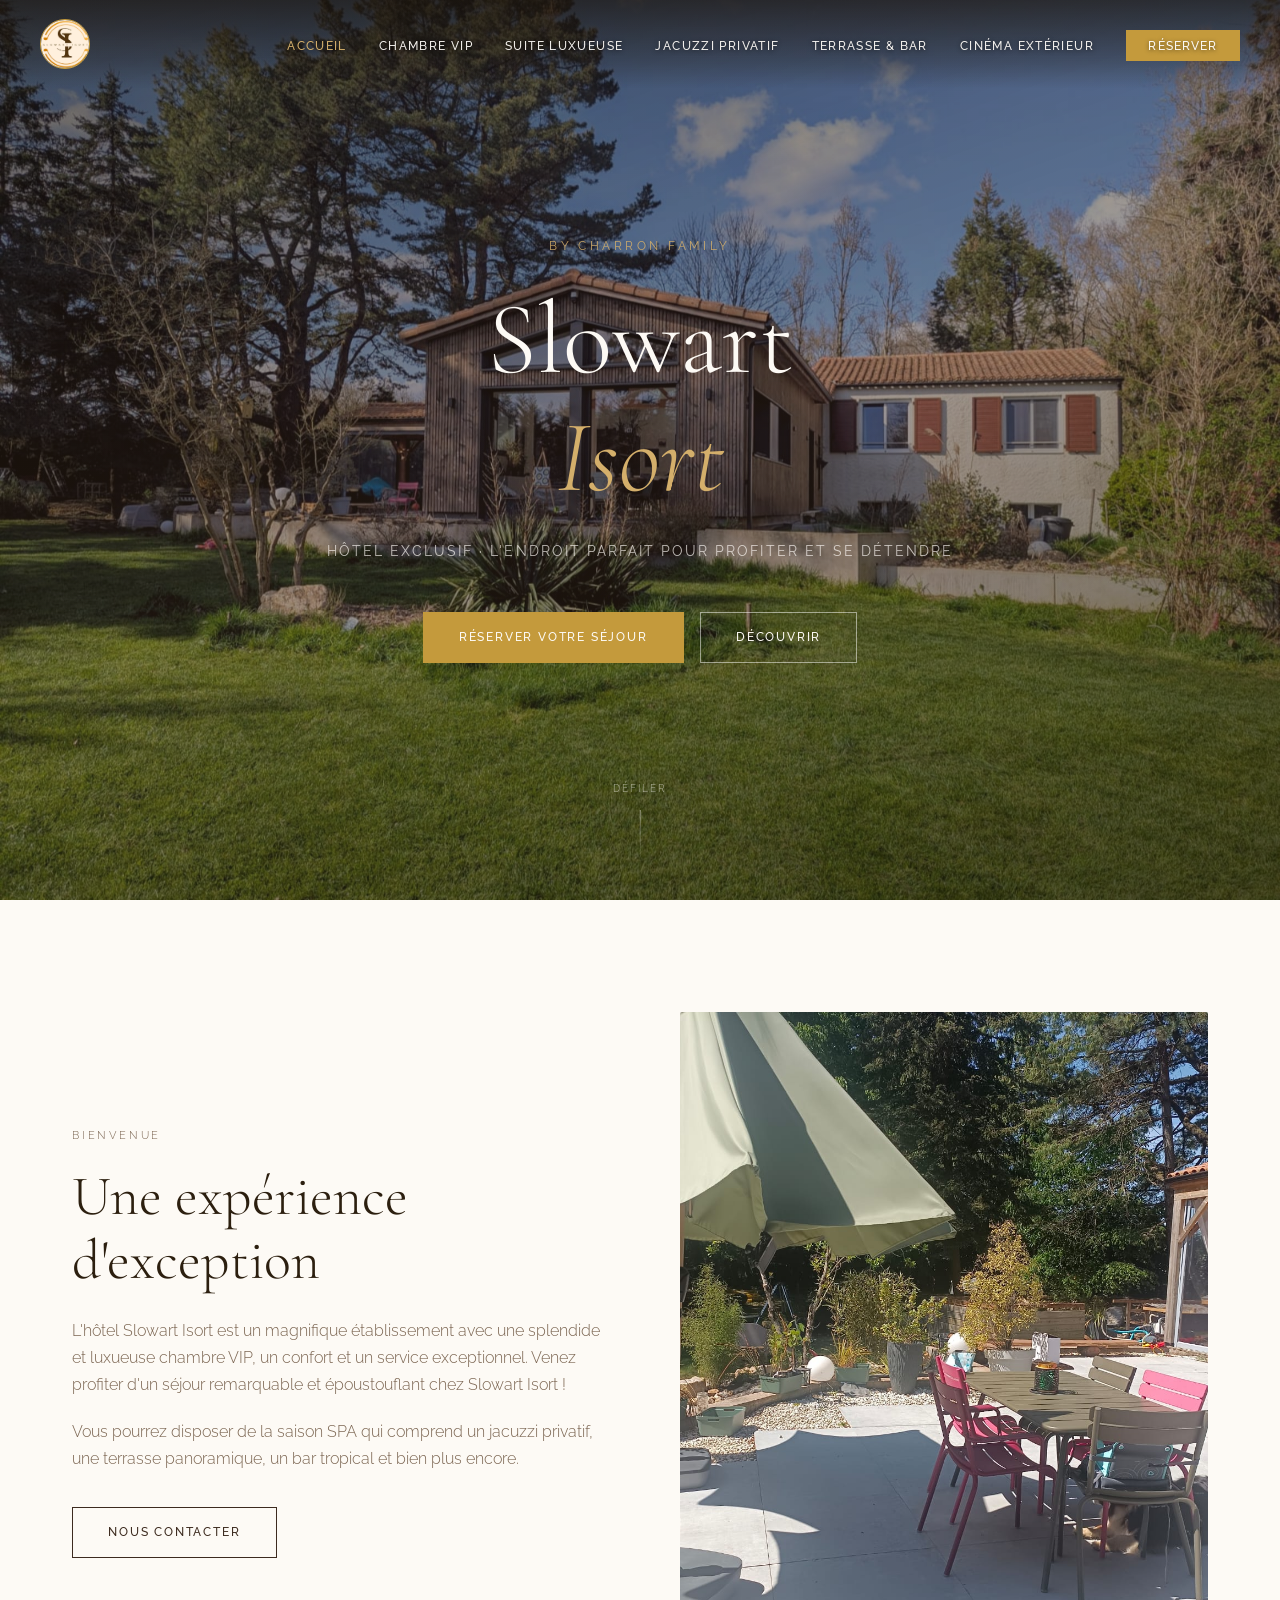
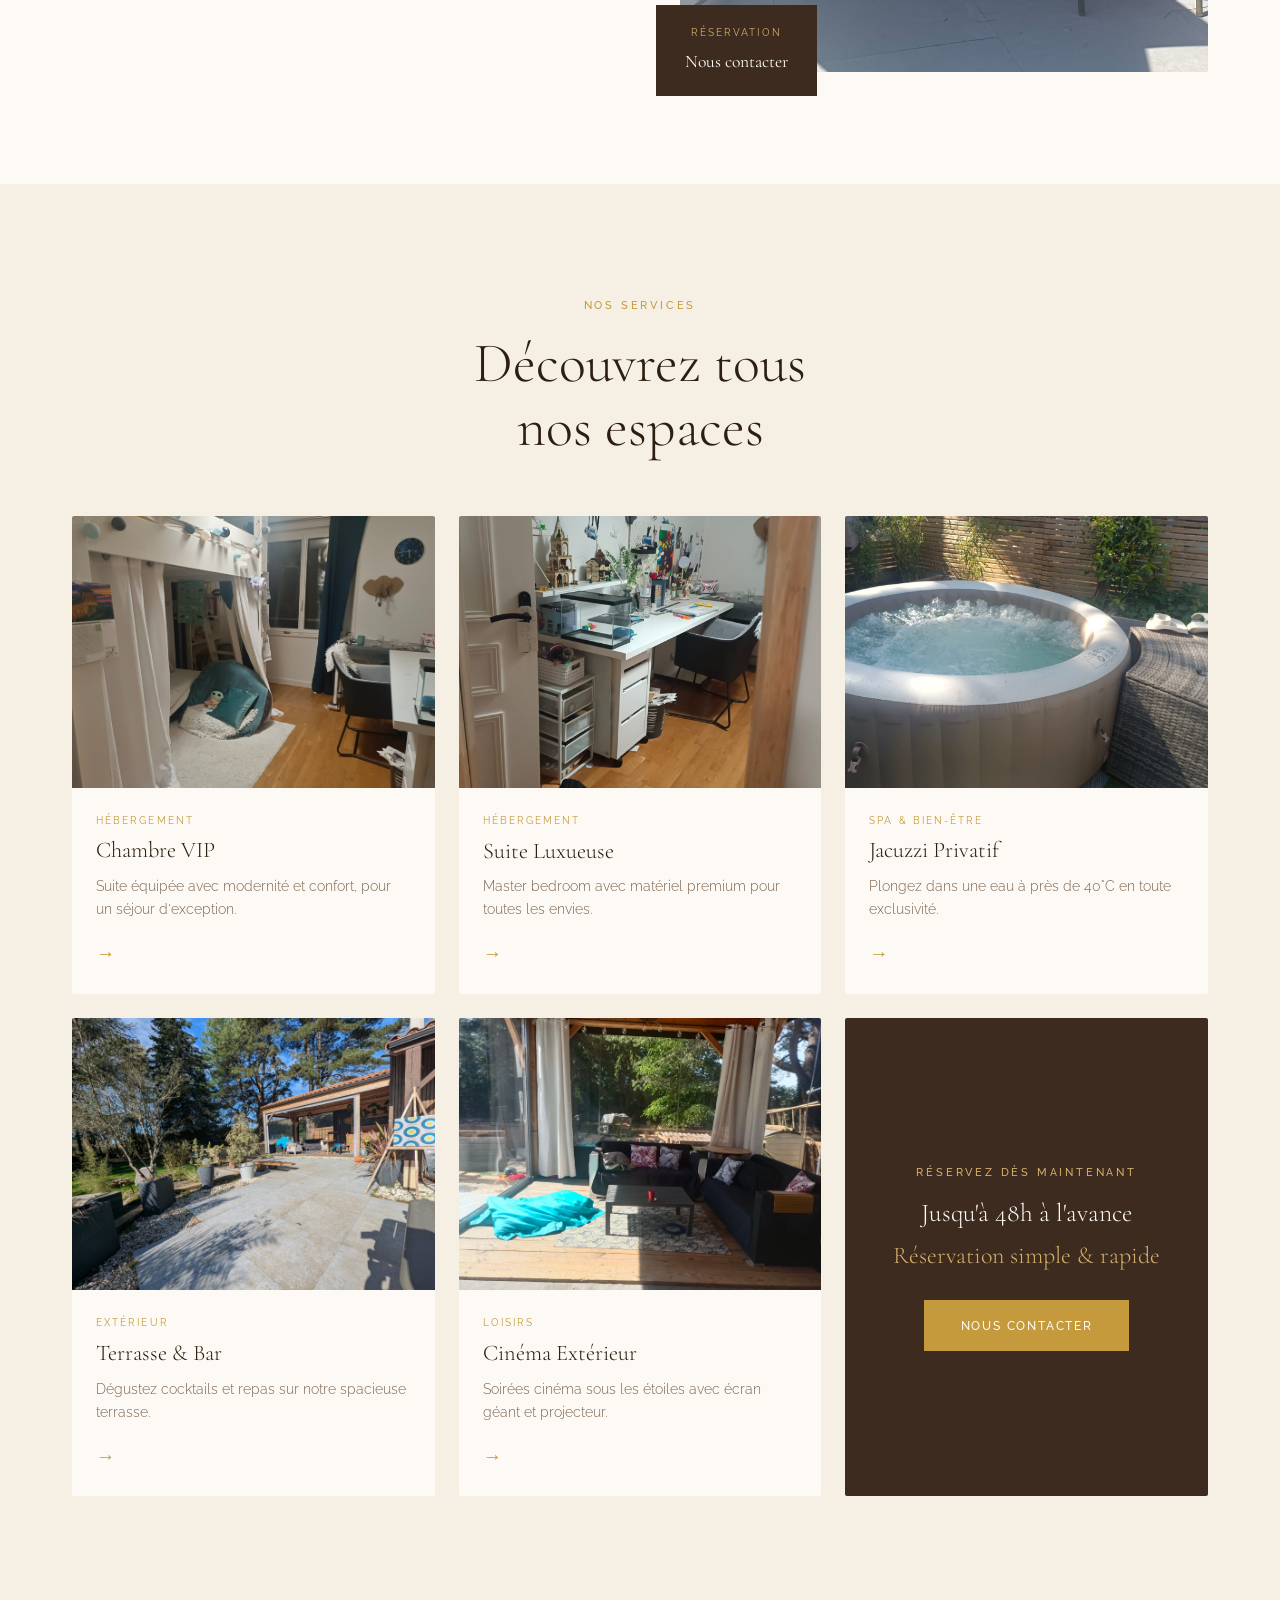
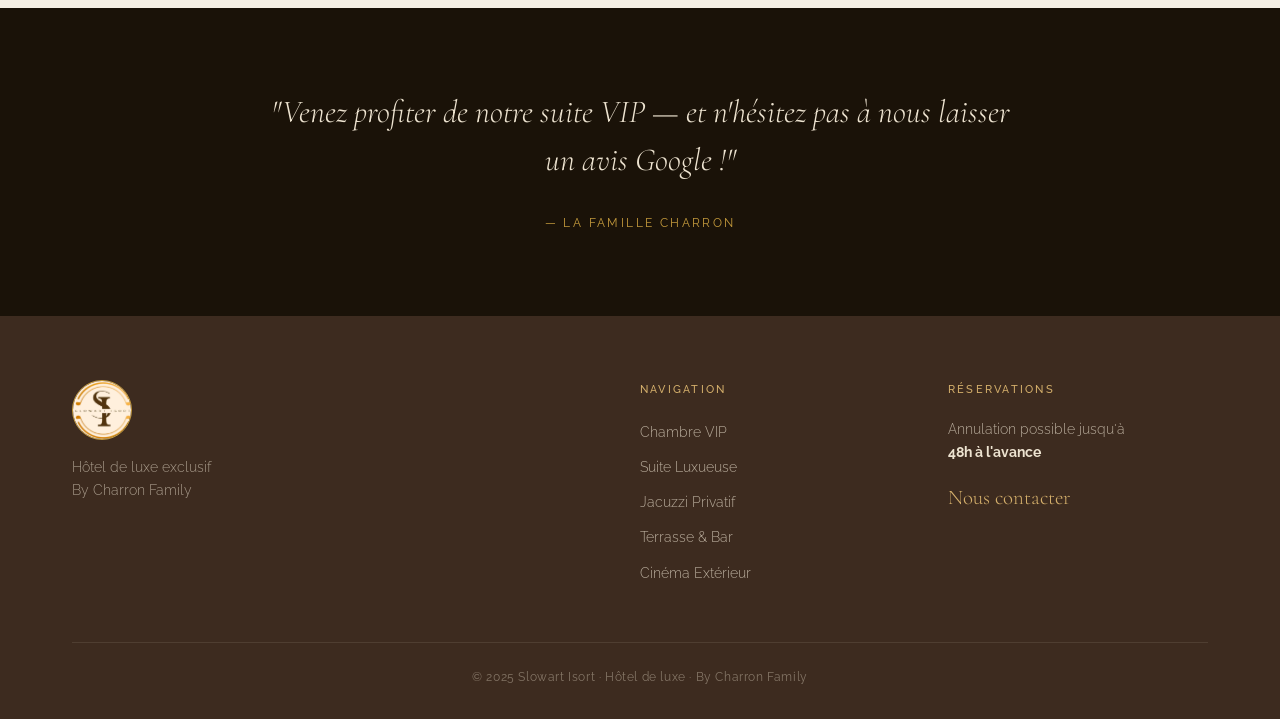
<file: index.html>
<!DOCTYPE html>
<html lang="fr">
<head>
  <meta charset="UTF-8">
  <meta name="viewport" content="width=device-width, initial-scale=1.0">
  <title>Slowart Isort — Hôtel de Luxe</title>
  <link rel="stylesheet" href="css/main.css">
  <link rel="preconnect" href="https://fonts.googleapis.com">
  <link href="https://fonts.googleapis.com/css2?family=Cormorant+Garamond:ital,wght@0,300;0,400;0,600;1,300;1,400&family=Raleway:wght@200;300;400;500&display=swap" rel="stylesheet">
</head>
<body>

  <!-- NAV -->
  <nav class="navbar" id="navbar">
    <div class="nav-logo">
      <img src="images/logo-resort2.jpg" alt="Slowart Isort Logo" class="logo-img">
    </div>
    <button class="nav-toggle" id="navToggle" aria-label="Menu">
      <span></span><span></span><span></span>
    </button>
    <ul class="nav-links" id="navLinks">
      <li><a href="index.html" class="active">Accueil</a></li>
      <li><a href="chambre-vip.html">Chambre VIP</a></li>
      <li><a href="suite-luxueuse.html">Suite Luxueuse</a></li>
      <li><a href="jacuzzi.html">Jacuzzi Privatif</a></li>
      <li><a href="terrasse-bar.html">Terrasse & Bar</a></li>
      <li><a href="cinema.html">Cinéma Extérieur</a></li>
      <li><a href="contact.html" class="nav-cta">Réserver</a></li>
    </ul>
  </nav>

  <!-- HERO -->
  <section class="hero">
    <div class="hero-bg" style="background-image: url('images/global.jpg')"></div>
    <div class="hero-overlay"></div>
    <div class="hero-content">
      <p class="hero-eyebrow">By Charron Family</p>
      <h1 class="hero-title">Slowart<br><em>Isort</em></h1>
      <p class="hero-subtitle">Hôtel Exclusif · L'endroit parfait pour profiter et se détendre</p>
      <div class="hero-actions">
        <a href="contact.html" class="btn btn-primary">Réserver votre séjour</a>
        <a href="#services" class="btn btn-ghost">Découvrir</a>
      </div>
    </div>
    <div class="hero-scroll">
      <span>Défiler</span>
      <div class="scroll-line"></div>
    </div>
  </section>

  <!-- INTRO -->
  <section class="intro">
    <div class="container">
      <div class="intro-grid">
        <div class="intro-text">
          <p class="section-label">Bienvenue</p>
          <h2>Une expérience<br>d'exception</h2>
          <p>L'hôtel Slowart Isort est un magnifique établissement avec une splendide et luxueuse chambre VIP, un confort et un service exceptionnel. Venez profiter d'un séjour remarquable et époustouflant chez Slowart Isort !</p>
          <p>Vous pourrez disposer de la saison SPA qui comprend un jacuzzi privatif, une terrasse panoramique, un bar tropical et bien plus encore.</p>
          <a href="contact.html" class="btn btn-outline">Nous contacter</a>
        </div>
        <div class="intro-image">
          <img src="images/terasse3.jpg" alt="Vue extérieure du domaine">
          <a href="contact.html" class="intro-badge">
            <span>Réservation</span>
            <strong>Nous contacter</strong>
          </a>
        </div>
      </div>
    </div>
  </section>

  <!-- SERVICES GRID -->
  <section class="services" id="services">
    <div class="container">
      <p class="section-label centered">Nos services</p>
      <h2 class="centered">Découvrez tous<br>nos espaces</h2>
      <div class="services-grid">

        <a href="chambre-vip.html" class="service-card">
          <div class="card-image">
            <img src="images/chambre.jpg" alt="Chambre VIP">
          </div>
          <div class="card-body">
            <span class="card-tag">Hébergement</span>
            <h3>Chambre VIP</h3>
            <p>Suite équipée avec modernité et confort, pour un séjour d'exception.</p>
            <span class="card-arrow">→</span>
          </div>
        </a>

        <a href="suite-luxueuse.html" class="service-card">
          <div class="card-image">
            <img src="images/chambre2.jpg" alt="Suite luxueuse">
          </div>
          <div class="card-body">
            <span class="card-tag">Hébergement</span>
            <h3>Suite Luxueuse</h3>
            <p>Master bedroom avec matériel premium pour toutes les envies.</p>
            <span class="card-arrow">→</span>
          </div>
        </a>

        <a href="jacuzzi.html" class="service-card">
          <div class="card-image">
            <img src="images/jacuzzi.jpg" alt="Jacuzzi privatif">
          </div>
          <div class="card-body">
            <span class="card-tag">SPA & Bien-être</span>
            <h3>Jacuzzi Privatif</h3>
            <p>Plongez dans une eau à près de 40°C en toute exclusivité.</p>
            <span class="card-arrow">→</span>
          </div>
        </a>

        <a href="terrasse-bar.html" class="service-card">
          <div class="card-image">
            <img src="images/terasse.jpg" alt="Terrasse">
          </div>
          <div class="card-body">
            <span class="card-tag">Extérieur</span>
            <h3>Terrasse & Bar</h3>
            <p>Dégustez cocktails et repas sur notre spacieuse terrasse.</p>
            <span class="card-arrow">→</span>
          </div>
        </a>

        <a href="cinema.html" class="service-card">
          <div class="card-image">
            <img src="images/preau.jpg" alt="Cinéma extérieur">
          </div>
          <div class="card-body">
            <span class="card-tag">Loisirs</span>
            <h3>Cinéma Extérieur</h3>
            <p>Soirées cinéma sous les étoiles avec écran géant et projecteur.</p>
            <span class="card-arrow">→</span>
          </div>
        </a>

        <a href="contact.html" class="service-card service-card--cta">
          <div class="card-cta-inner">
            <p class="section-label">Réservez dès maintenant</p>
            <h3>Jusqu'à 48h à l'avance</h3>
            <strong>Réservation simple &amp; rapide</strong>
            <span class="btn btn-primary">Nous contacter</span>
          </div>
        </a>

      </div>
    </div>
  </section>

  <!-- QUOTE BAND -->
  <section class="quote-band">
    <div class="container">
      <blockquote>
        <em>"Venez profiter de notre suite VIP — et n'hésitez pas à nous laisser un avis Google !"</em>
        <cite>— La Famille Charron</cite>
      </blockquote>
    </div>
  </section>

  <!-- FOOTER -->
  <footer class="footer">
    <div class="container">
      <div class="footer-grid">
        <div class="footer-brand">
          <img src="images/logo-resort2.jpg" alt="Slowart Isort" class="footer-logo">
          <p>Hôtel de luxe exclusif<br>By Charron Family</p>
        </div>
        <div class="footer-links">
          <h4>Navigation</h4>
          <ul>
            <li><a href="chambre-vip.html">Chambre VIP</a></li>
            <li><a href="suite-luxueuse.html">Suite Luxueuse</a></li>
            <li><a href="jacuzzi.html">Jacuzzi Privatif</a></li>
            <li><a href="terrasse-bar.html">Terrasse & Bar</a></li>
            <li><a href="cinema.html">Cinéma Extérieur</a></li>
          </ul>
        </div>
        <div class="footer-contact">
          <h4>Réservations</h4>
          <p>Annulation possible jusqu'à<br><strong>48h à l'avance</strong></p>
          <a href="contact.html" class="footer-phone">Nous contacter</a>
        </div>
      </div>
      <div class="footer-bottom">
        <p>© 2025 Slowart Isort · Hôtel de luxe · By Charron Family</p>
      </div>
    </div>
  </footer>

  <script src="js/main.js"></script>
</body>
</html>
</file>
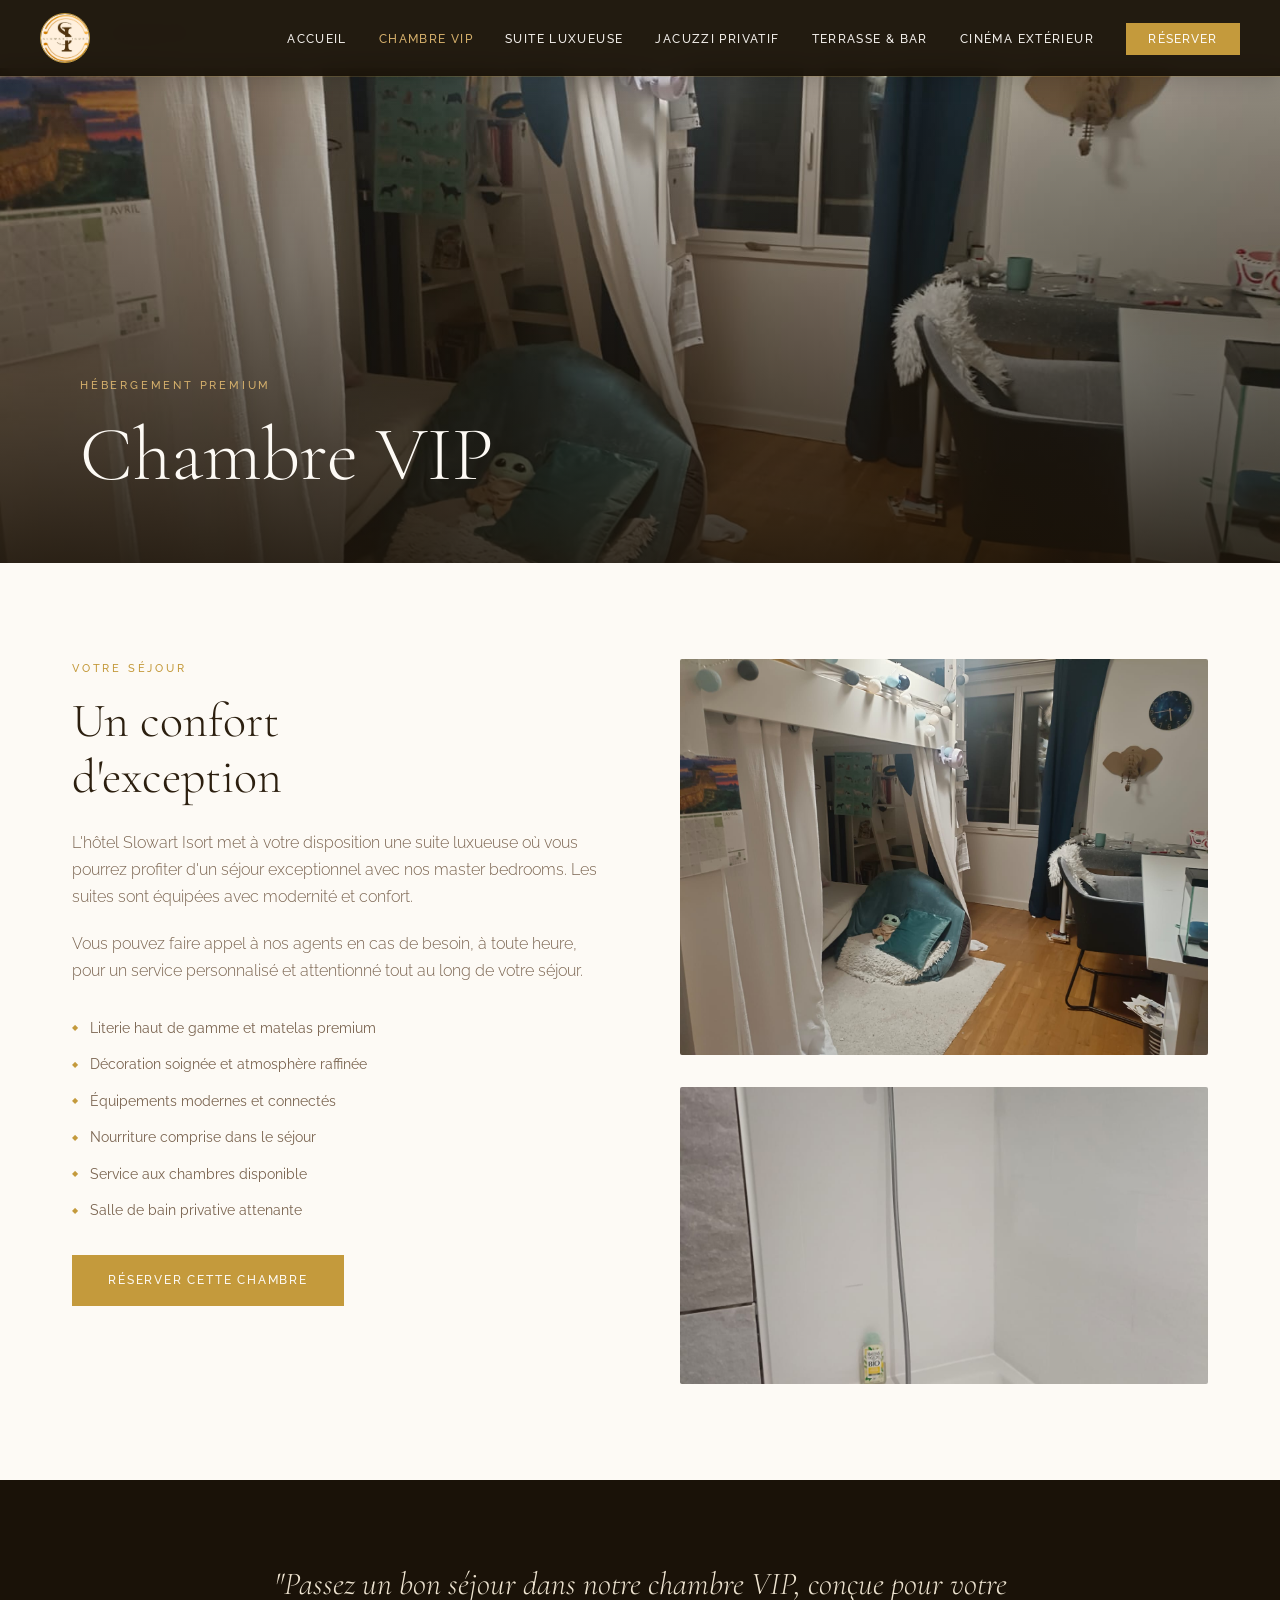
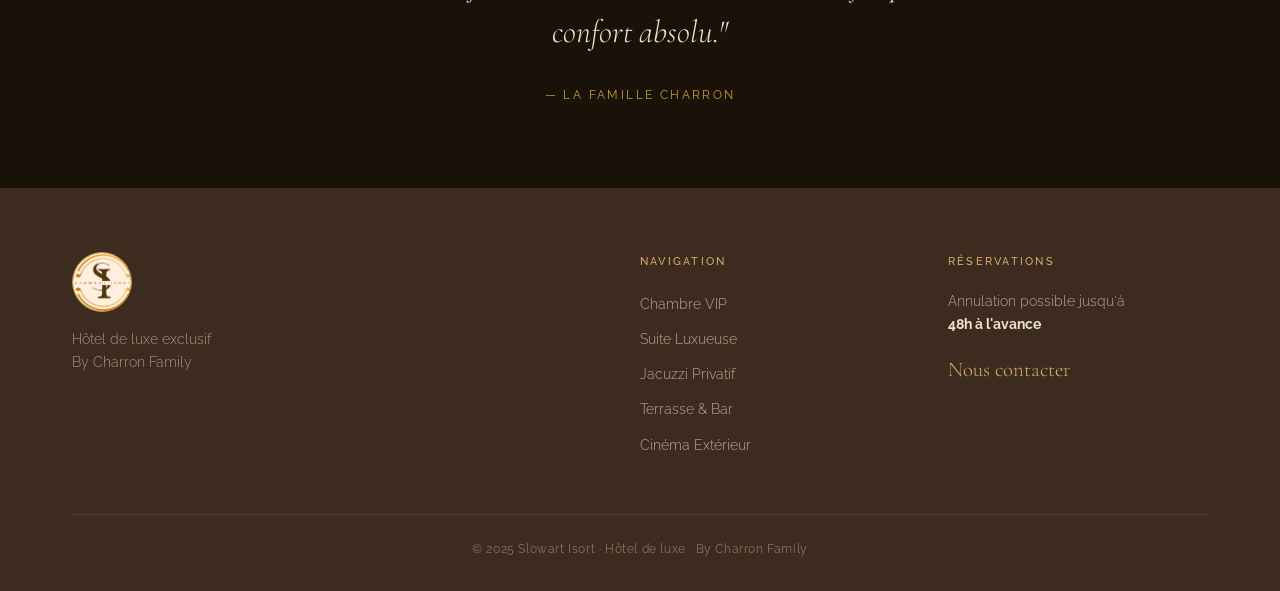
<file: chambre-vip.html>
<!DOCTYPE html>
<html lang="fr">
<head>
  <meta charset="UTF-8">
  <meta name="viewport" content="width=device-width, initial-scale=1.0">
  <title>Chambre VIP — Slowart Isort</title>
  <link rel="stylesheet" href="css/main.css">
  <link rel="preconnect" href="https://fonts.googleapis.com">
  <link href="https://fonts.googleapis.com/css2?family=Cormorant+Garamond:ital,wght@0,300;0,400;0,600;1,300;1,400&family=Raleway:wght@200;300;400;500&display=swap" rel="stylesheet">
</head>
<body>

  <nav class="navbar scrolled" id="navbar">
    <div class="nav-logo">
      <img src="images/logo-resort2.jpg" alt="Slowart Isort Logo" class="logo-img">
    </div>
    <button class="nav-toggle" id="navToggle"><span></span><span></span><span></span></button>
    <ul class="nav-links" id="navLinks">
      <li><a href="index.html">Accueil</a></li>
      <li><a href="chambre-vip.html" class="active">Chambre VIP</a></li>
      <li><a href="suite-luxueuse.html">Suite Luxueuse</a></li>
      <li><a href="jacuzzi.html">Jacuzzi Privatif</a></li>
      <li><a href="terrasse-bar.html">Terrasse & Bar</a></li>
      <li><a href="cinema.html">Cinéma Extérieur</a></li>
      <li><a href="contact.html" class="nav-cta">Réserver</a></li>
    </ul>
  </nav>

  <div class="breadcrumb">
    <a href="index.html">Accueil</a><span>›</span> Chambre VIP
  </div>

  <section class="page-hero">
    <div class="page-hero-bg" style="background-image: url('images/chambre.jpg')"></div>
    <div class="page-hero-overlay"></div>
    <div class="page-hero-content">
      <span class="section-label">Hébergement Premium</span>
      <h1>Chambre VIP</h1>
    </div>
  </section>

  <section class="page-content">
    <div class="container">
      <div class="page-grid">
        <div class="page-text">
          <span class="section-label">Votre séjour</span>
          <h2>Un confort<br>d'exception</h2>
          <p>L'hôtel Slowart Isort met à votre disposition une suite luxueuse où vous pourrez profiter d'un séjour exceptionnel avec nos master bedrooms. Les suites sont équipées avec modernité et confort.</p>
          <p>Vous pouvez faire appel à nos agents en cas de besoin, à toute heure, pour un service personnalisé et attentionné tout au long de votre séjour.</p>
          <ul class="feature-list">
            <li>Literie haut de gamme et matelas premium</li>
            <li>Décoration soignée et atmosphère raffinée</li>
            <li>Équipements modernes et connectés</li>
            <li>Nourriture comprise dans le séjour</li>
            <li>Service aux chambres disponible</li>
            <li>Salle de bain privative attenante</li>
          </ul>
          <a href="contact.html" class="btn btn-primary">Réserver cette chambre</a>
        </div>
        <div class="page-images">
          <img src="images/chambre.jpg" alt="Chambre VIP" class="img-main">
          <img src="images/douche.jpg" alt="Salle de bain" class="img-sub" style="margin-top:1rem;">
        </div>
      </div>
    </div>
  </section>

  <section class="quote-band">
    <div class="container">
      <blockquote>
        <em>"Passez un bon séjour dans notre chambre VIP, conçue pour votre confort absolu."</em>
        <cite>— La Famille Charron</cite>
      </blockquote>
    </div>
  </section>

  <footer class="footer">
    <div class="container">
      <div class="footer-grid">
        <div class="footer-brand">
          <img src="images/logo-resort2.jpg" alt="Slowart Isort" class="footer-logo">
          <p>Hôtel de luxe exclusif<br>By Charron Family</p>
        </div>
        <div class="footer-links">
          <h4>Navigation</h4>
          <ul>
            <li><a href="chambre-vip.html">Chambre VIP</a></li>
            <li><a href="suite-luxueuse.html">Suite Luxueuse</a></li>
            <li><a href="jacuzzi.html">Jacuzzi Privatif</a></li>
            <li><a href="terrasse-bar.html">Terrasse & Bar</a></li>
            <li><a href="cinema.html">Cinéma Extérieur</a></li>
          </ul>
        </div>
        <div class="footer-contact">
          <h4>Réservations</h4>
          <p>Annulation possible jusqu'à<br><strong>48h à l'avance</strong></p>
          <a href="contact.html" class="footer-phone">Nous contacter</a>
        </div>
      </div>
      <div class="footer-bottom">
        <p>© 2025 Slowart Isort · Hôtel de luxe · By Charron Family</p>
      </div>
    </div>
  </footer>

  <script src="js/main.js"></script>
</body>
</html>
</file>
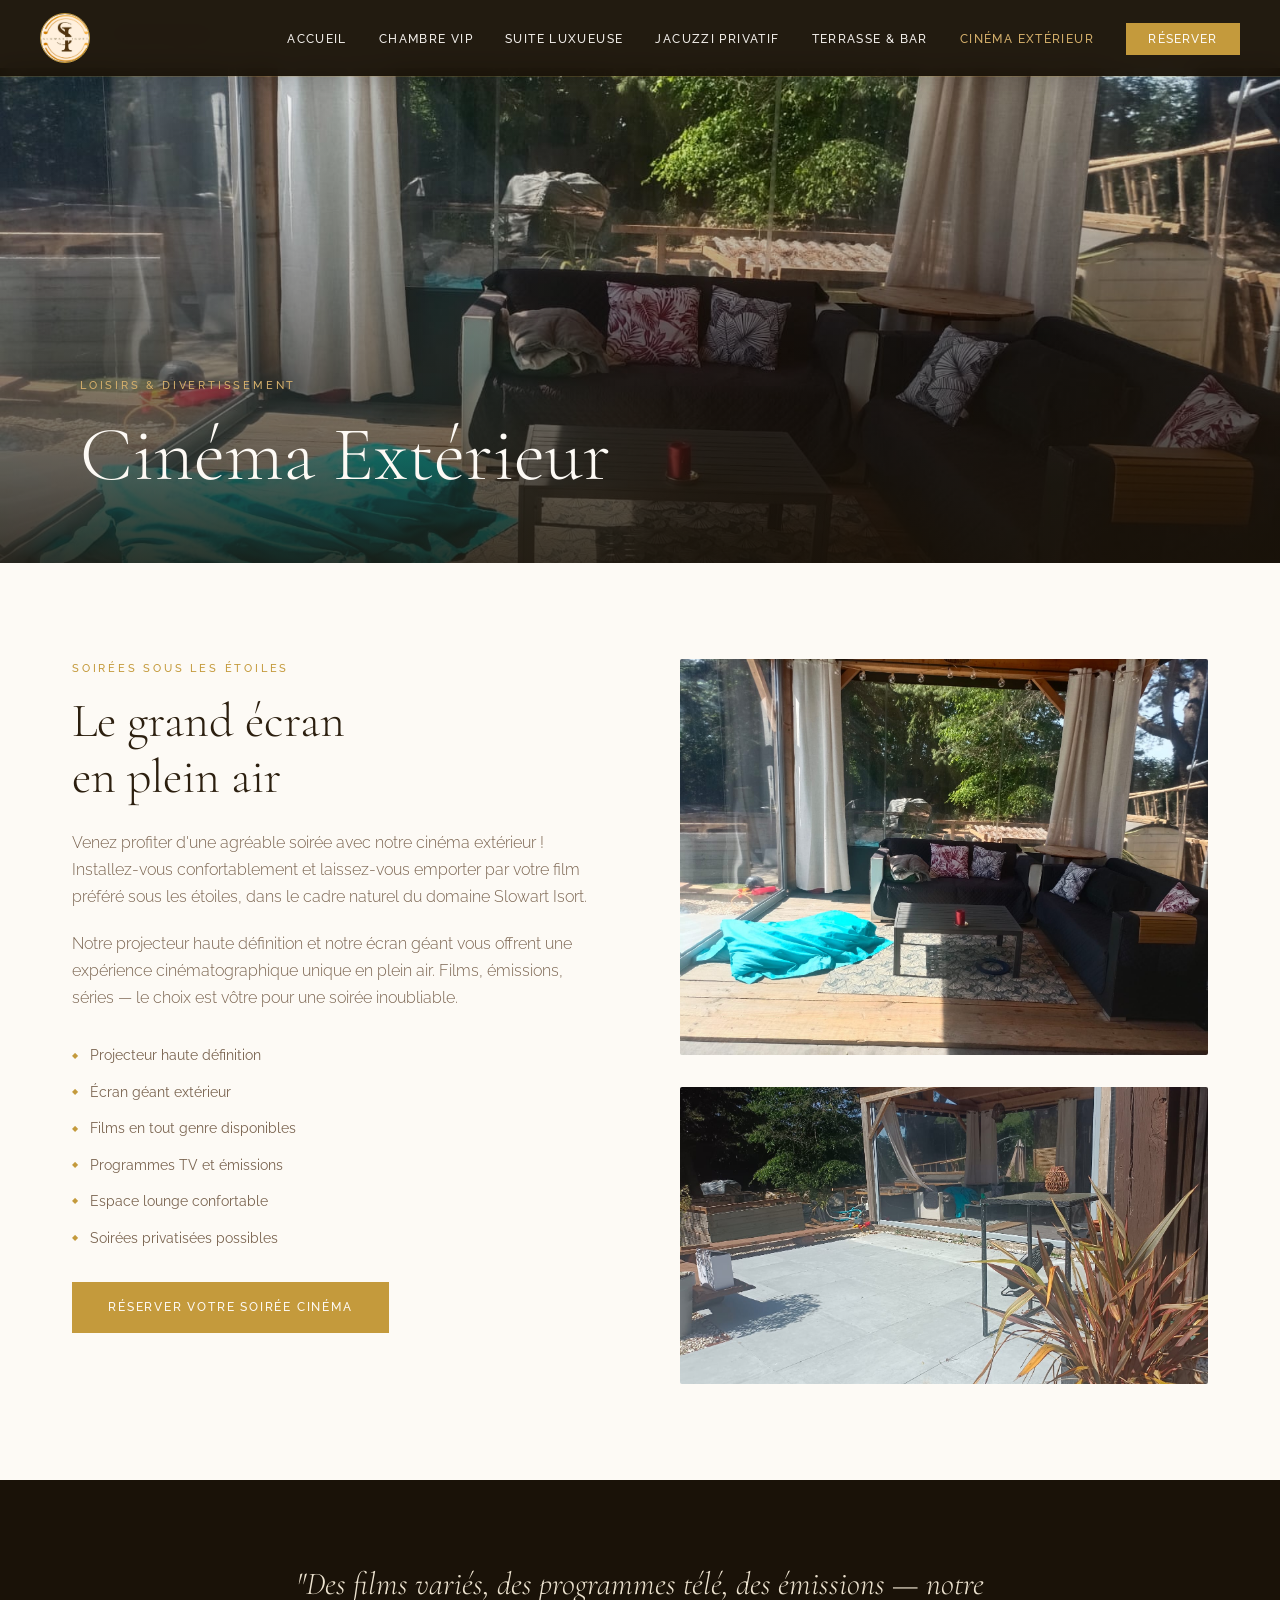
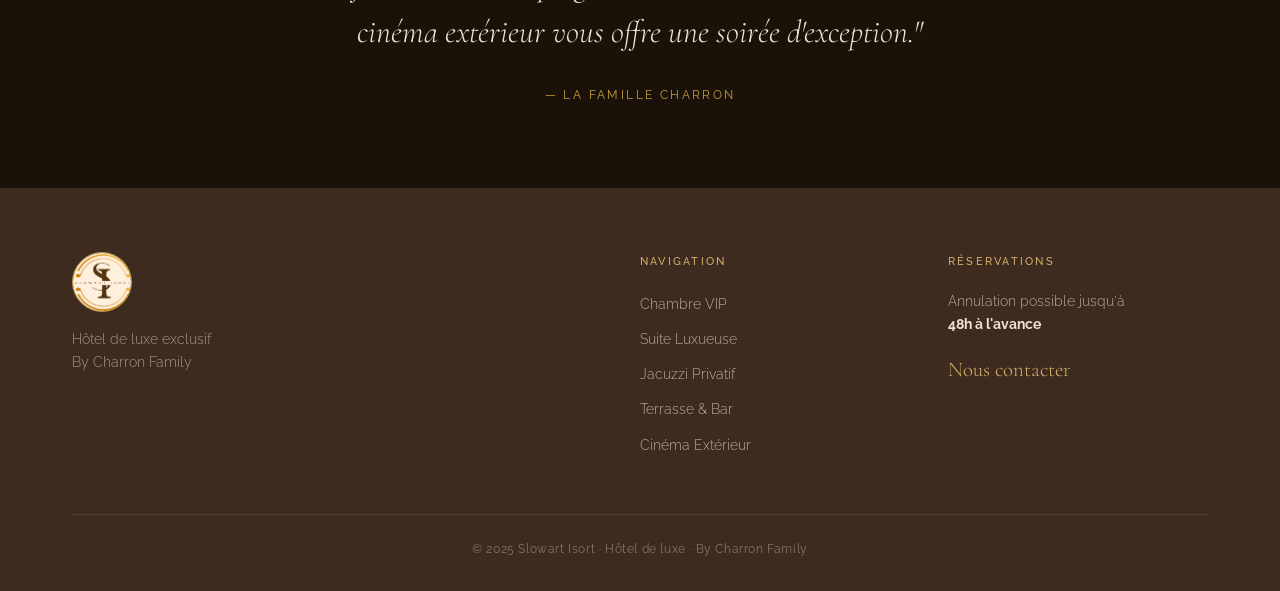
<file: cinema.html>
<!DOCTYPE html>
<html lang="fr">
<head>
  <meta charset="UTF-8">
  <meta name="viewport" content="width=device-width, initial-scale=1.0">
  <title>Cinéma Extérieur — Slowart Isort</title>
  <link rel="stylesheet" href="css/main.css">
  <link rel="preconnect" href="https://fonts.googleapis.com">
  <link href="https://fonts.googleapis.com/css2?family=Cormorant+Garamond:ital,wght@0,300;0,400;0,600;1,300;1,400&family=Raleway:wght@200;300;400;500&display=swap" rel="stylesheet">
</head>
<body>

  <nav class="navbar scrolled" id="navbar">
    <div class="nav-logo">
      <img src="images/logo-resort2.jpg" alt="Slowart Isort Logo" class="logo-img">
    </div>
    <button class="nav-toggle" id="navToggle"><span></span><span></span><span></span></button>
    <ul class="nav-links" id="navLinks">
      <li><a href="index.html">Accueil</a></li>
      <li><a href="chambre-vip.html">Chambre VIP</a></li>
      <li><a href="suite-luxueuse.html">Suite Luxueuse</a></li>
      <li><a href="jacuzzi.html">Jacuzzi Privatif</a></li>
      <li><a href="terrasse-bar.html">Terrasse & Bar</a></li>
      <li><a href="cinema.html" class="active">Cinéma Extérieur</a></li>
      <li><a href="contact.html" class="nav-cta">Réserver</a></li>
    </ul>
  </nav>

  <div class="breadcrumb">
    <a href="index.html">Accueil</a><span>›</span> Cinéma Extérieur
  </div>

  <section class="page-hero">
    <div class="page-hero-bg" style="background-image: url('images/preau.jpg')"></div>
    <div class="page-hero-overlay"></div>
    <div class="page-hero-content">
      <span class="section-label">Loisirs & Divertissement</span>
      <h1>Cinéma Extérieur</h1>
    </div>
  </section>

  <section class="page-content">
    <div class="container">
      <div class="page-grid">
        <div class="page-text">
          <span class="section-label">Soirées sous les étoiles</span>
          <h2>Le grand écran<br>en plein air</h2>
          <p>Venez profiter d'une agréable soirée avec notre cinéma extérieur ! Installez-vous confortablement et laissez-vous emporter par votre film préféré sous les étoiles, dans le cadre naturel du domaine Slowart Isort.</p>
          <p>Notre projecteur haute définition et notre écran géant vous offrent une expérience cinématographique unique en plein air. Films, émissions, séries — le choix est vôtre pour une soirée inoubliable.</p>
          <ul class="feature-list">
            <li>Projecteur haute définition</li>
            <li>Écran géant extérieur</li>
            <li>Films en tout genre disponibles</li>
            <li>Programmes TV et émissions</li>
            <li>Espace lounge confortable</li>
            <li>Soirées privatisées possibles</li>
          </ul>
          <a href="contact.html" class="btn btn-primary">Réserver votre soirée cinéma</a>
        </div>
        <div class="page-images">
          <img src="images/preau.jpg" alt="Préau lounge cinéma" class="img-main">
          <img src="images/terasse2.jpg" alt="Espace extérieur" class="img-sub" style="margin-top:1rem;">
        </div>
      </div>
    </div>
  </section>

  <section class="quote-band">
    <div class="container">
      <blockquote>
        <em>"Des films variés, des programmes télé, des émissions — notre cinéma extérieur vous offre une soirée d'exception."</em>
        <cite>— La Famille Charron</cite>
      </blockquote>
    </div>
  </section>

  <footer class="footer">
    <div class="container">
      <div class="footer-grid">
        <div class="footer-brand">
          <img src="images/logo-resort2.jpg" alt="Slowart Isort" class="footer-logo">
          <p>Hôtel de luxe exclusif<br>By Charron Family</p>
        </div>
        <div class="footer-links">
          <h4>Navigation</h4>
          <ul>
            <li><a href="chambre-vip.html">Chambre VIP</a></li>
            <li><a href="suite-luxueuse.html">Suite Luxueuse</a></li>
            <li><a href="jacuzzi.html">Jacuzzi Privatif</a></li>
            <li><a href="terrasse-bar.html">Terrasse & Bar</a></li>
            <li><a href="cinema.html">Cinéma Extérieur</a></li>
          </ul>
        </div>
        <div class="footer-contact">
          <h4>Réservations</h4>
          <p>Annulation possible jusqu'à<br><strong>48h à l'avance</strong></p>
          <a href="contact.html" class="footer-phone">Nous contacter</a>
        </div>
      </div>
      <div class="footer-bottom">
        <p>© 2025 Slowart Isort · Hôtel de luxe · By Charron Family</p>
      </div>
    </div>
  </footer>

  <script src="js/main.js"></script>
</body>
</html>
</file>
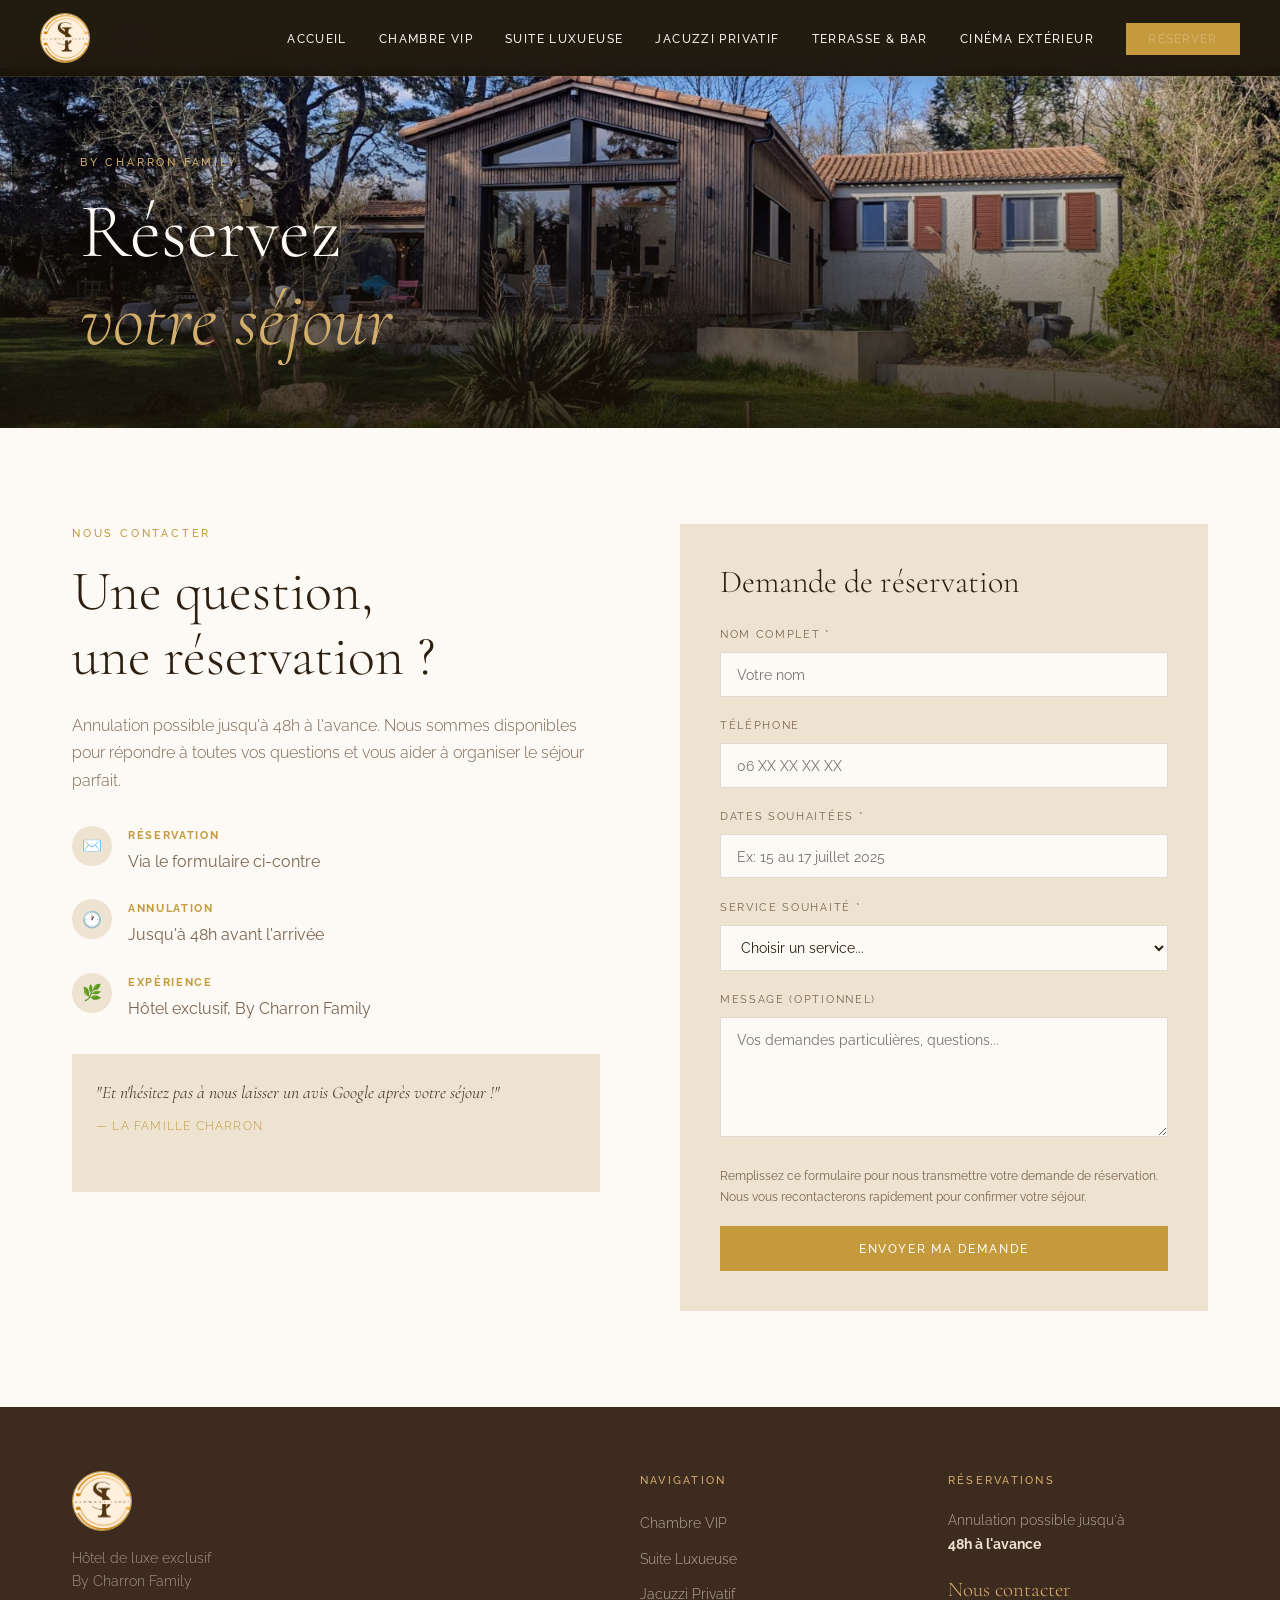
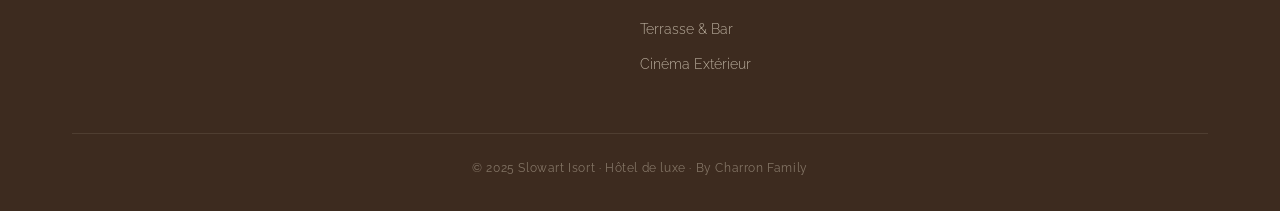
<file: contact.html>
<!DOCTYPE html>
<html lang="fr">
<head>
  <meta charset="UTF-8">
  <meta name="viewport" content="width=device-width, initial-scale=1.0">
  <title>Réserver — Slowart Isort</title>
  <link rel="stylesheet" href="css/main.css">
  <link rel="preconnect" href="https://fonts.googleapis.com">
  <link href="https://fonts.googleapis.com/css2?family=Cormorant+Garamond:ital,wght@0,300;0,400;0,600;1,300;1,400&family=Raleway:wght@200;300;400;500&display=swap" rel="stylesheet">
</head>
<body>

  <nav class="navbar scrolled" id="navbar">
    <div class="nav-logo">
      <img src="images/logo-resort2.jpg" alt="Slowart Isort Logo" class="logo-img">
    </div>
    <button class="nav-toggle" id="navToggle"><span></span><span></span><span></span></button>
    <ul class="nav-links" id="navLinks">
      <li><a href="index.html">Accueil</a></li>
      <li><a href="chambre-vip.html">Chambre VIP</a></li>
      <li><a href="suite-luxueuse.html">Suite Luxueuse</a></li>
      <li><a href="jacuzzi.html">Jacuzzi Privatif</a></li>
      <li><a href="terrasse-bar.html">Terrasse & Bar</a></li>
      <li><a href="cinema.html">Cinéma Extérieur</a></li>
      <li><a href="contact.html" class="nav-cta active">Réserver</a></li>
    </ul>
  </nav>

  <div class="breadcrumb">
    <a href="index.html">Accueil</a><span>›</span> Réserver
  </div>

  <section class="page-hero" style="height:40vh; min-height:300px;">
    <div class="page-hero-bg" style="background-image: url('images/global.jpg')"></div>
    <div class="page-hero-overlay"></div>
    <div class="page-hero-content">
      <span class="section-label">By Charron Family</span>
      <h1>Réservez<br><em style="color:var(--gold-light);">votre séjour</em></h1>
    </div>
  </section>

  <section class="contact-section">
    <div class="container">
      <div class="contact-grid">
        <div class="contact-info">
          <span class="section-label">Nous contacter</span>
          <h2>Une question,<br>une réservation ?</h2>
          <p>Annulation possible jusqu'à 48h à l'avance. Nous sommes disponibles pour répondre à toutes vos questions et vous aider à organiser le séjour parfait.</p>

          <div class="contact-detail">
            <div class="contact-detail-icon">✉️</div>
            <div class="contact-detail-text">
              <strong>Réservation</strong>
              <span style="font-size:1rem; color:var(--text-muted);">Via le formulaire ci-contre</span>
            </div>
          </div>

          <div class="contact-detail">
            <div class="contact-detail-icon">🕐</div>
            <div class="contact-detail-text">
              <strong>Annulation</strong>
              <span style="font-size:1rem; color:var(--text-muted);">Jusqu'à 48h avant l'arrivée</span>
            </div>
          </div>

          <div class="contact-detail">
            <div class="contact-detail-icon">🌿</div>
            <div class="contact-detail-text">
              <strong>Expérience</strong>
              <span style="font-size:1rem; color:var(--text-muted);">Hôtel exclusif, By Charron Family</span>
            </div>
          </div>

          <div style="margin-top:2rem; padding:1.5rem; background:var(--parchment);">
            <p style="font-family:var(--font-display); font-size:1.1rem; font-style:italic; color:var(--brown); margin:0;">"Et n'hésitez pas à nous laisser un avis Google après votre séjour !"</p>
            <p style="font-size:0.75rem; color:var(--gold); letter-spacing:0.1em; text-transform:uppercase; margin-top:0.5rem;">— La Famille Charron</p>
          </div>
        </div>

        <div class="contact-form-wrapper">
          <h3>Demande de réservation</h3>
          <form action="https://formsubmit.co/matthieu.charron@gmail.com" method="POST">
            <!-- FormSubmit config -->
            <input type="hidden" name="_subject" value="Nouvelle demande de réservation — Slowart Isort">
            <input type="hidden" name="_next" value="https://chammmam.github.io/chemindesnoisetiers/contact.html?sent=1">
            <input type="hidden" name="_captcha" value="false">
            <input type="hidden" name="_template" value="table">
            <!-- Honeypot anti-spam -->
            <input type="text" name="_honey" style="display:none">

            <div class="form-group">
              <label for="nom">Nom complet *</label>
              <input type="text" id="nom" name="Nom" placeholder="Votre nom" required>
            </div>
            <div class="form-group">
              <label for="tel">Téléphone</label>
              <input type="tel" id="tel" name="Téléphone" placeholder="06 XX XX XX XX">
            </div>
            <div class="form-group">
              <label for="dates">Dates souhaitées *</label>
              <input type="text" id="dates" name="Dates" placeholder="Ex: 15 au 17 juillet 2025" required>
            </div>
            <div class="form-group">
              <label for="service">Service souhaité *</label>
              <select id="service" name="Service" required>
                <option value="">Choisir un service...</option>
                <option>Chambre VIP</option>
                <option>Suite Luxueuse</option>
                <option>Jacuzzi Privatif</option>
                <option>Terrasse &amp; Bar</option>
                <option>Cinéma Extérieur</option>
                <option>Séjour complet (tout inclus)</option>
              </select>
            </div>
            <div class="form-group">
              <label for="message">Message (optionnel)</label>
              <textarea id="message" name="Message" placeholder="Vos demandes particulières, questions..."></textarea>
            </div>
            <p style="font-size:0.78rem; color:var(--text-muted); margin-bottom:1.2rem;">Remplissez ce formulaire pour nous transmettre votre demande de réservation. Nous vous recontacterons rapidement pour confirmer votre séjour.</p>
            <button type="submit" class="btn btn-primary" style="width:100%; text-align:center; display:block;">Envoyer ma demande</button>
          </form>
        </div>
      </div>
    </div>
  </section>

  <footer class="footer">
    <div class="container">
      <div class="footer-grid">
        <div class="footer-brand">
          <img src="images/logo-resort2.jpg" alt="Slowart Isort" class="footer-logo">
          <p>Hôtel de luxe exclusif<br>By Charron Family</p>
        </div>
        <div class="footer-links">
          <h4>Navigation</h4>
          <ul>
            <li><a href="chambre-vip.html">Chambre VIP</a></li>
            <li><a href="suite-luxueuse.html">Suite Luxueuse</a></li>
            <li><a href="jacuzzi.html">Jacuzzi Privatif</a></li>
            <li><a href="terrasse-bar.html">Terrasse & Bar</a></li>
            <li><a href="cinema.html">Cinéma Extérieur</a></li>
          </ul>
        </div>
        <div class="footer-contact">
          <h4>Réservations</h4>
          <p>Annulation possible jusqu'à<br><strong>48h à l'avance</strong></p>
          <a href="contact.html" class="footer-phone">Nous contacter</a>
        </div>
      </div>
      <div class="footer-bottom">
        <p>© 2025 Slowart Isort · Hôtel de luxe · By Charron Family</p>
      </div>
    </div>
  </footer>

  <script src="js/main.js"></script>
  <script>
    if (new URLSearchParams(window.location.search).get('sent') === '1') {
      const banner = document.createElement('div');
      banner.style.cssText = 'position:fixed;bottom:2rem;left:50%;transform:translateX(-50%);background:#3D2B1F;color:#F5EFE4;padding:1rem 2rem;font-family:Raleway,sans-serif;font-size:0.85rem;letter-spacing:0.05em;z-index:9999;box-shadow:0 8px 30px rgba(0,0,0,0.2);';
      banner.textContent = '✓ Votre demande a bien été envoyée — nous vous répondrons rapidement.';
      document.body.appendChild(banner);
      setTimeout(() => banner.remove(), 6000);
    }
  </script>
</body>
</html>
</file>
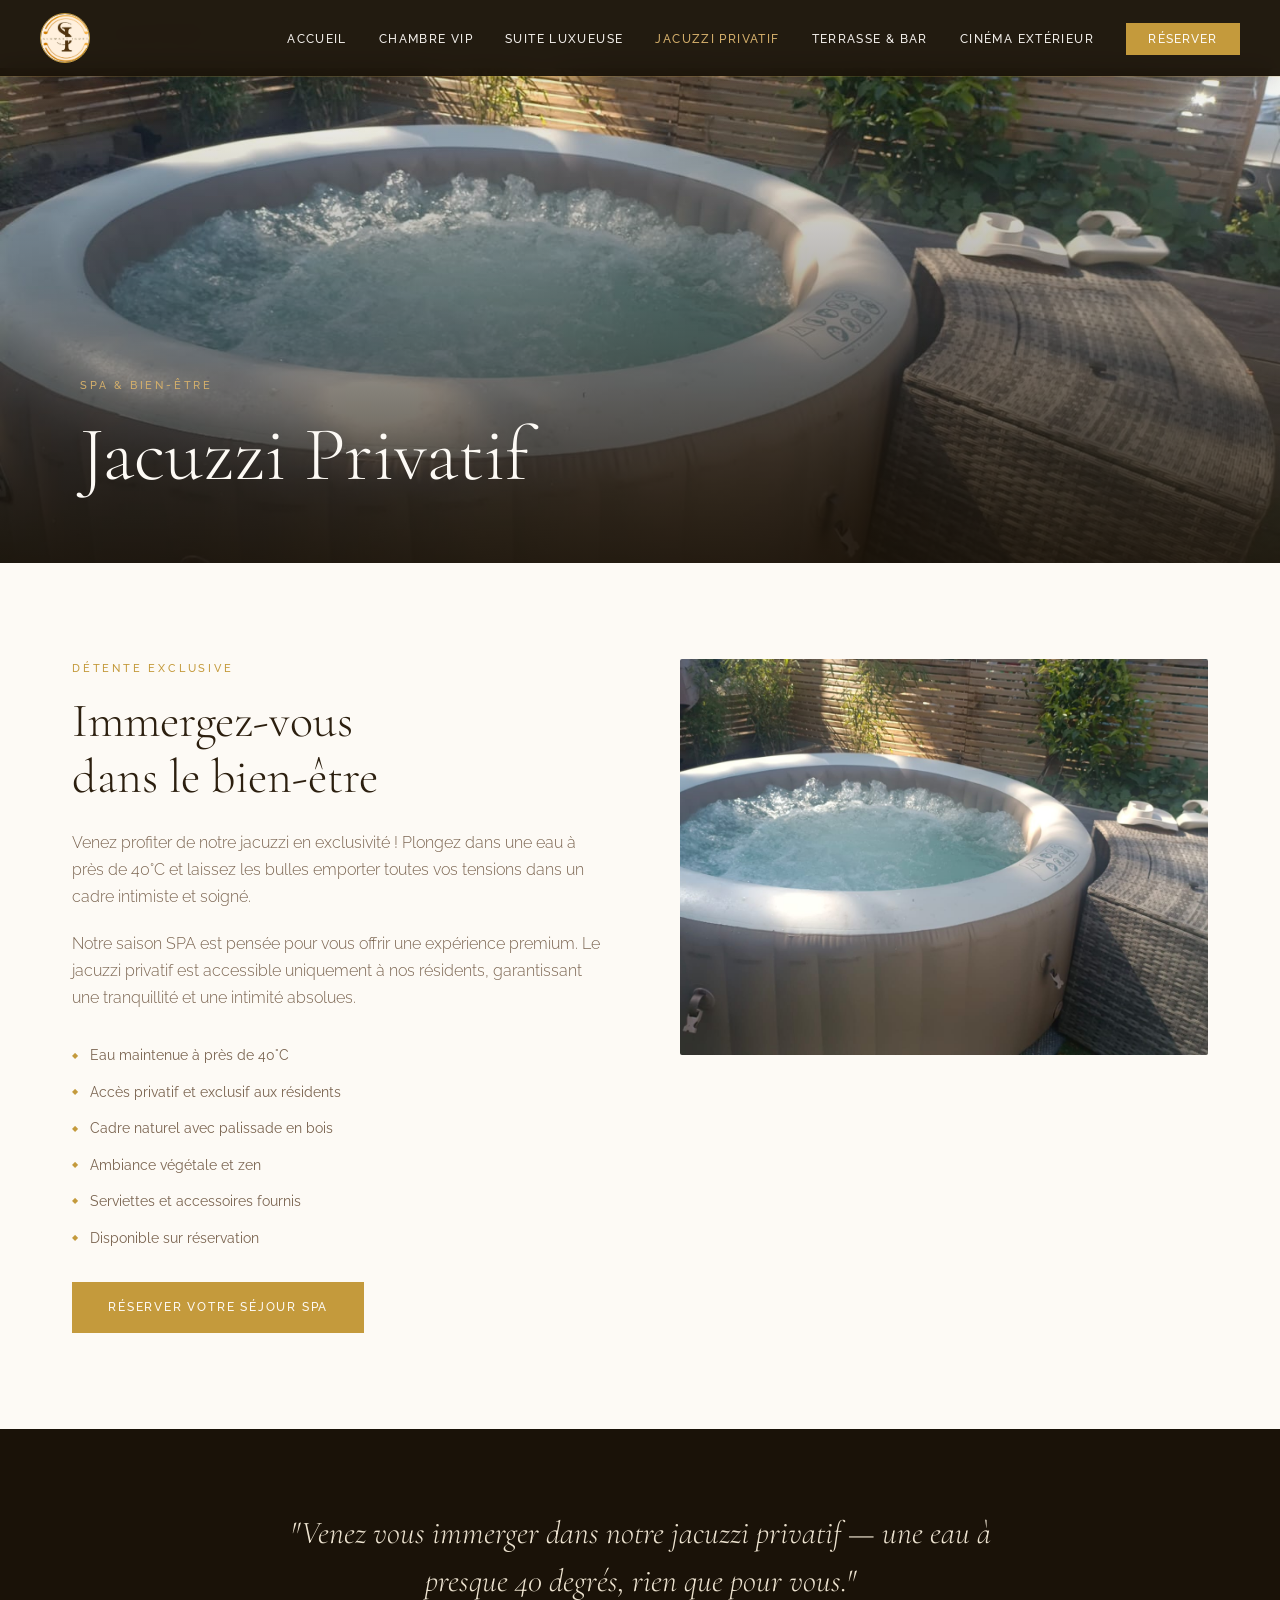
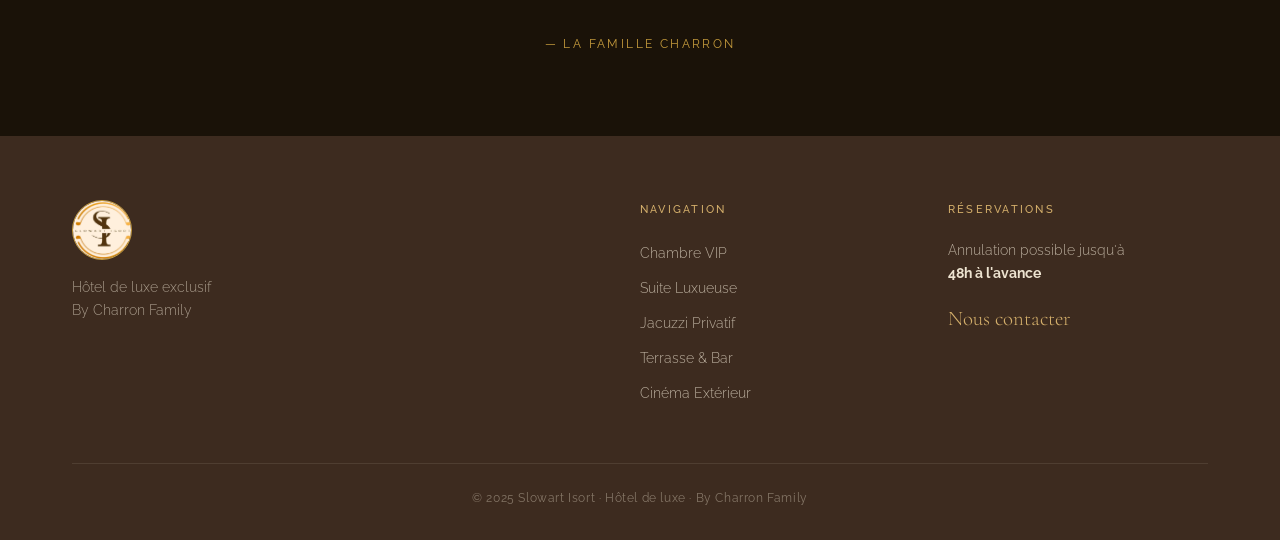
<file: jacuzzi.html>
<!DOCTYPE html>
<html lang="fr">
<head>
  <meta charset="UTF-8">
  <meta name="viewport" content="width=device-width, initial-scale=1.0">
  <title>Jacuzzi Privatif — Slowart Isort</title>
  <link rel="stylesheet" href="css/main.css">
  <link rel="preconnect" href="https://fonts.googleapis.com">
  <link href="https://fonts.googleapis.com/css2?family=Cormorant+Garamond:ital,wght@0,300;0,400;0,600;1,300;1,400&family=Raleway:wght@200;300;400;500&display=swap" rel="stylesheet">
</head>
<body>

  <nav class="navbar scrolled" id="navbar">
    <div class="nav-logo">
      <img src="images/logo-resort2.jpg" alt="Slowart Isort Logo" class="logo-img">
    </div>
    <button class="nav-toggle" id="navToggle"><span></span><span></span><span></span></button>
    <ul class="nav-links" id="navLinks">
      <li><a href="index.html">Accueil</a></li>
      <li><a href="chambre-vip.html">Chambre VIP</a></li>
      <li><a href="suite-luxueuse.html">Suite Luxueuse</a></li>
      <li><a href="jacuzzi.html" class="active">Jacuzzi Privatif</a></li>
      <li><a href="terrasse-bar.html">Terrasse & Bar</a></li>
      <li><a href="cinema.html">Cinéma Extérieur</a></li>
      <li><a href="contact.html" class="nav-cta">Réserver</a></li>
    </ul>
  </nav>

  <div class="breadcrumb">
    <a href="index.html">Accueil</a><span>›</span> Jacuzzi Privatif
  </div>

  <section class="page-hero">
    <div class="page-hero-bg" style="background-image: url('images/jacuzzi.jpg')"></div>
    <div class="page-hero-overlay"></div>
    <div class="page-hero-content">
      <span class="section-label">SPA & Bien-être</span>
      <h1>Jacuzzi Privatif</h1>
    </div>
  </section>

  <section class="page-content">
    <div class="container">
      <div class="page-grid">
        <div class="page-text">
          <span class="section-label">Détente exclusive</span>
          <h2>Immergez-vous<br>dans le bien-être</h2>
          <p>Venez profiter de notre jacuzzi en exclusivité ! Plongez dans une eau à près de 40°C et laissez les bulles emporter toutes vos tensions dans un cadre intimiste et soigné.</p>
          <p>Notre saison SPA est pensée pour vous offrir une expérience premium. Le jacuzzi privatif est accessible uniquement à nos résidents, garantissant une tranquillité et une intimité absolues.</p>
          <ul class="feature-list">
            <li>Eau maintenue à près de 40°C</li>
            <li>Accès privatif et exclusif aux résidents</li>
            <li>Cadre naturel avec palissade en bois</li>
            <li>Ambiance végétale et zen</li>
            <li>Serviettes et accessoires fournis</li>
            <li>Disponible sur réservation</li>
          </ul>
          <a href="contact.html" class="btn btn-primary">Réserver votre séjour SPA</a>
        </div>
        <div class="page-images">
          <img src="images/jacuzzi.jpg" alt="Jacuzzi privatif" class="img-main">
        </div>
      </div>
    </div>
  </section>

  <section class="quote-band">
    <div class="container">
      <blockquote>
        <em>"Venez vous immerger dans notre jacuzzi privatif — une eau à presque 40 degrés, rien que pour vous."</em>
        <cite>— La Famille Charron</cite>
      </blockquote>
    </div>
  </section>

  <footer class="footer">
    <div class="container">
      <div class="footer-grid">
        <div class="footer-brand">
          <img src="images/logo-resort2.jpg" alt="Slowart Isort" class="footer-logo">
          <p>Hôtel de luxe exclusif<br>By Charron Family</p>
        </div>
        <div class="footer-links">
          <h4>Navigation</h4>
          <ul>
            <li><a href="chambre-vip.html">Chambre VIP</a></li>
            <li><a href="suite-luxueuse.html">Suite Luxueuse</a></li>
            <li><a href="jacuzzi.html">Jacuzzi Privatif</a></li>
            <li><a href="terrasse-bar.html">Terrasse & Bar</a></li>
            <li><a href="cinema.html">Cinéma Extérieur</a></li>
          </ul>
        </div>
        <div class="footer-contact">
          <h4>Réservations</h4>
          <p>Annulation possible jusqu'à<br><strong>48h à l'avance</strong></p>
          <a href="contact.html" class="footer-phone">Nous contacter</a>
        </div>
      </div>
      <div class="footer-bottom">
        <p>© 2025 Slowart Isort · Hôtel de luxe · By Charron Family</p>
      </div>
    </div>
  </footer>

  <script src="js/main.js"></script>
</body>
</html>
</file>
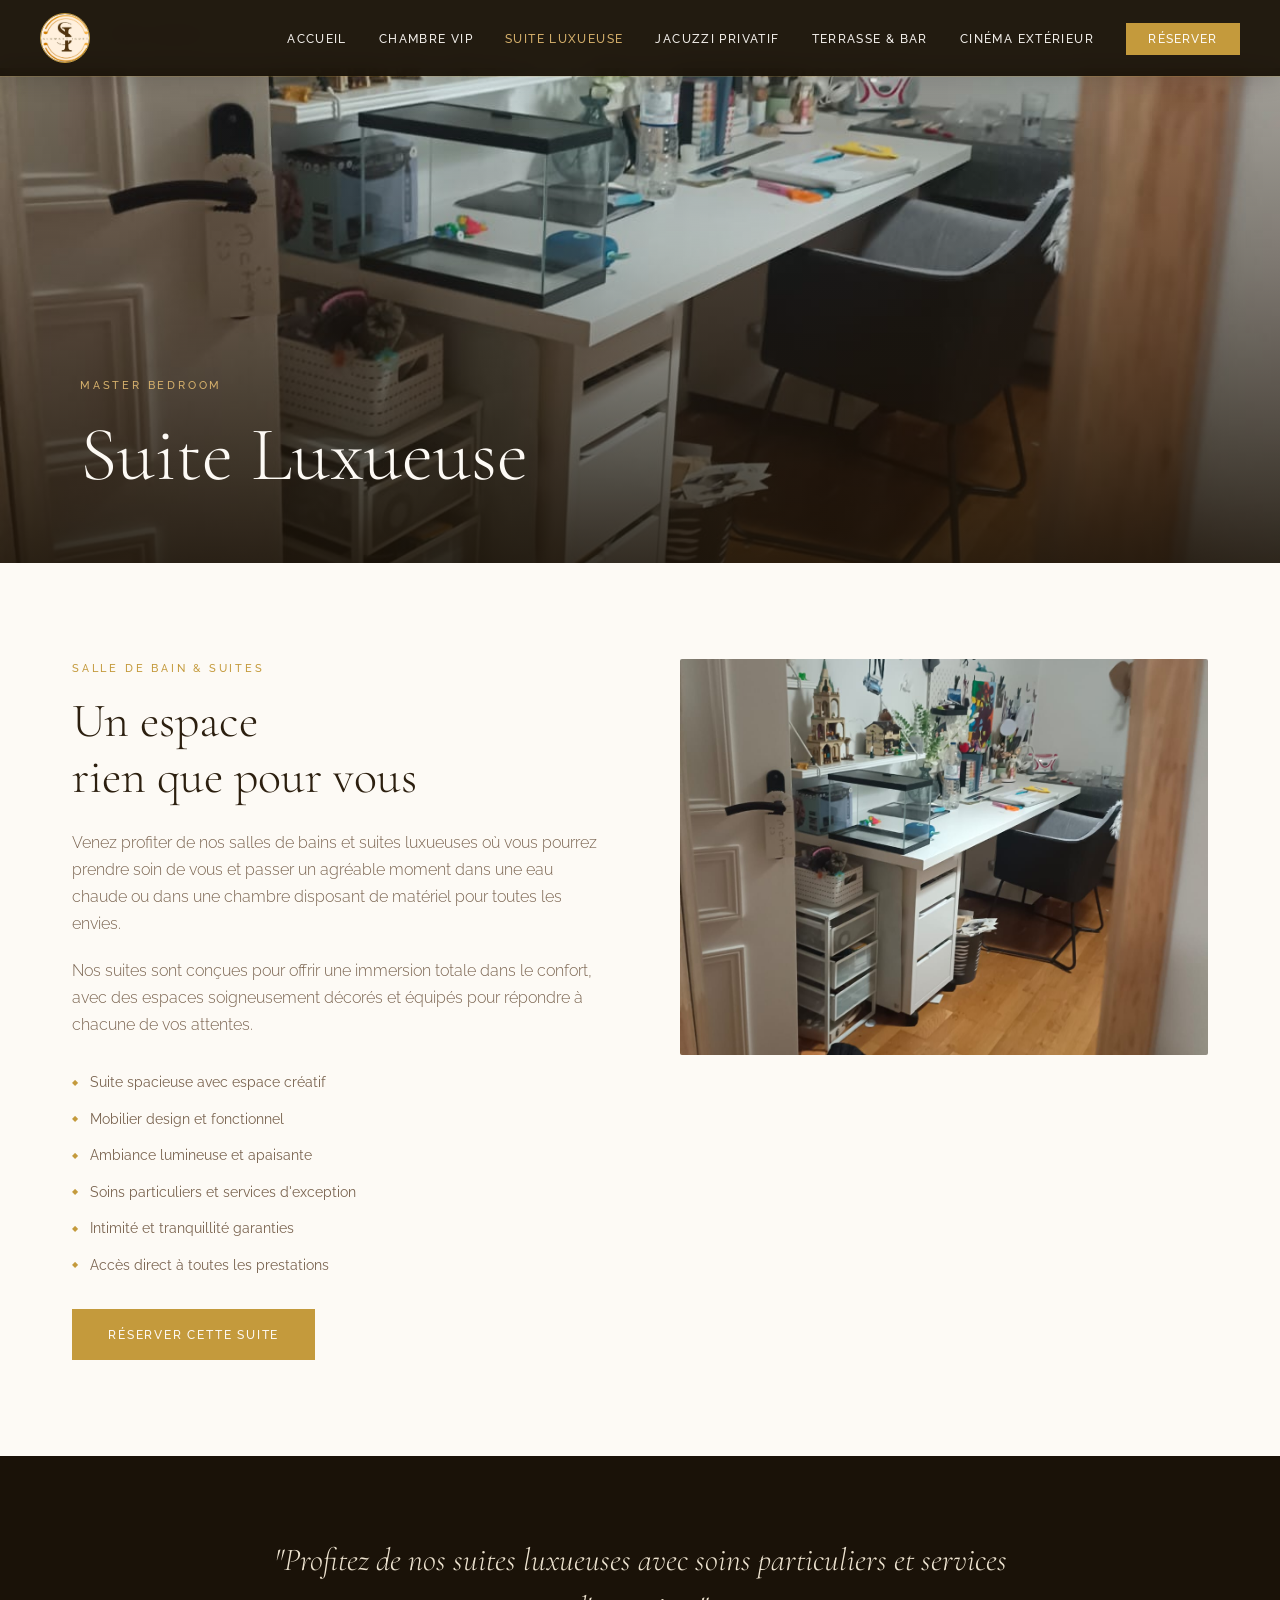
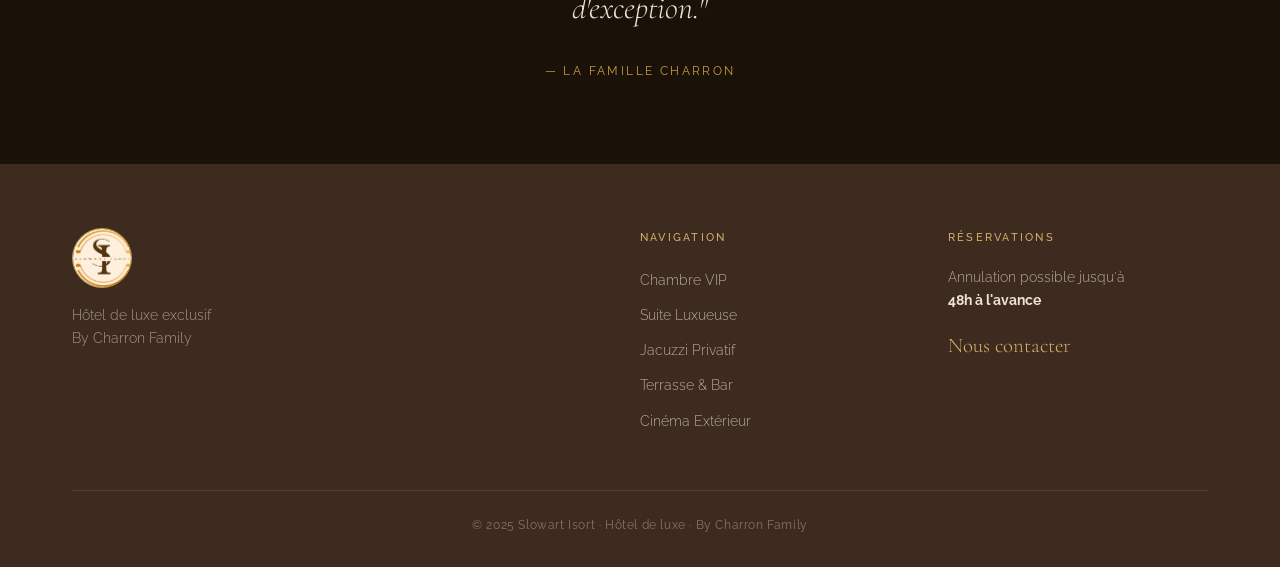
<file: suite-luxueuse.html>
<!DOCTYPE html>
<html lang="fr">
<head>
  <meta charset="UTF-8">
  <meta name="viewport" content="width=device-width, initial-scale=1.0">
  <title>Suite Luxueuse — Slowart Isort</title>
  <link rel="stylesheet" href="css/main.css">
  <link rel="preconnect" href="https://fonts.googleapis.com">
  <link href="https://fonts.googleapis.com/css2?family=Cormorant+Garamond:ital,wght@0,300;0,400;0,600;1,300;1,400&family=Raleway:wght@200;300;400;500&display=swap" rel="stylesheet">
</head>
<body>

  <nav class="navbar scrolled" id="navbar">
    <div class="nav-logo">
      <img src="images/logo-resort2.jpg" alt="Slowart Isort Logo" class="logo-img">
    </div>
    <button class="nav-toggle" id="navToggle"><span></span><span></span><span></span></button>
    <ul class="nav-links" id="navLinks">
      <li><a href="index.html">Accueil</a></li>
      <li><a href="chambre-vip.html">Chambre VIP</a></li>
      <li><a href="suite-luxueuse.html" class="active">Suite Luxueuse</a></li>
      <li><a href="jacuzzi.html">Jacuzzi Privatif</a></li>
      <li><a href="terrasse-bar.html">Terrasse & Bar</a></li>
      <li><a href="cinema.html">Cinéma Extérieur</a></li>
      <li><a href="contact.html" class="nav-cta">Réserver</a></li>
    </ul>
  </nav>

  <div class="breadcrumb">
    <a href="index.html">Accueil</a><span>›</span> Suite Luxueuse
  </div>

  <section class="page-hero">
    <div class="page-hero-bg" style="background-image: url('images/chambre2.jpg')"></div>
    <div class="page-hero-overlay"></div>
    <div class="page-hero-content">
      <span class="section-label">Master Bedroom</span>
      <h1>Suite Luxueuse</h1>
    </div>
  </section>

  <section class="page-content">
    <div class="container">
      <div class="page-grid">
        <div class="page-text">
          <span class="section-label">Salle de bain & Suites</span>
          <h2>Un espace<br>rien que pour vous</h2>
          <p>Venez profiter de nos salles de bains et suites luxueuses où vous pourrez prendre soin de vous et passer un agréable moment dans une eau chaude ou dans une chambre disposant de matériel pour toutes les envies.</p>
          <p>Nos suites sont conçues pour offrir une immersion totale dans le confort, avec des espaces soigneusement décorés et équipés pour répondre à chacune de vos attentes.</p>
          <ul class="feature-list">
            <li>Suite spacieuse avec espace créatif</li>
            <li>Mobilier design et fonctionnel</li>
            <li>Ambiance lumineuse et apaisante</li>
            <li>Soins particuliers et services d'exception</li>
            <li>Intimité et tranquillité garanties</li>
            <li>Accès direct à toutes les prestations</li>
          </ul>
          <a href="contact.html" class="btn btn-primary">Réserver cette suite</a>
        </div>
        <div class="page-images">
          <img src="images/chambre2.jpg" alt="Suite Luxueuse" class="img-main">
        </div>
      </div>
    </div>
  </section>

  <section class="quote-band">
    <div class="container">
      <blockquote>
        <em>"Profitez de nos suites luxueuses avec soins particuliers et services d'exception."</em>
        <cite>— La Famille Charron</cite>
      </blockquote>
    </div>
  </section>

  <footer class="footer">
    <div class="container">
      <div class="footer-grid">
        <div class="footer-brand">
          <img src="images/logo-resort2.jpg" alt="Slowart Isort" class="footer-logo">
          <p>Hôtel de luxe exclusif<br>By Charron Family</p>
        </div>
        <div class="footer-links">
          <h4>Navigation</h4>
          <ul>
            <li><a href="chambre-vip.html">Chambre VIP</a></li>
            <li><a href="suite-luxueuse.html">Suite Luxueuse</a></li>
            <li><a href="jacuzzi.html">Jacuzzi Privatif</a></li>
            <li><a href="terrasse-bar.html">Terrasse & Bar</a></li>
            <li><a href="cinema.html">Cinéma Extérieur</a></li>
          </ul>
        </div>
        <div class="footer-contact">
          <h4>Réservations</h4>
          <p>Annulation possible jusqu'à<br><strong>48h à l'avance</strong></p>
          <a href="contact.html" class="footer-phone">Nous contacter</a>
        </div>
      </div>
      <div class="footer-bottom">
        <p>© 2025 Slowart Isort · Hôtel de luxe · By Charron Family</p>
      </div>
    </div>
  </footer>

  <script src="js/main.js"></script>
</body>
</html>
</file>
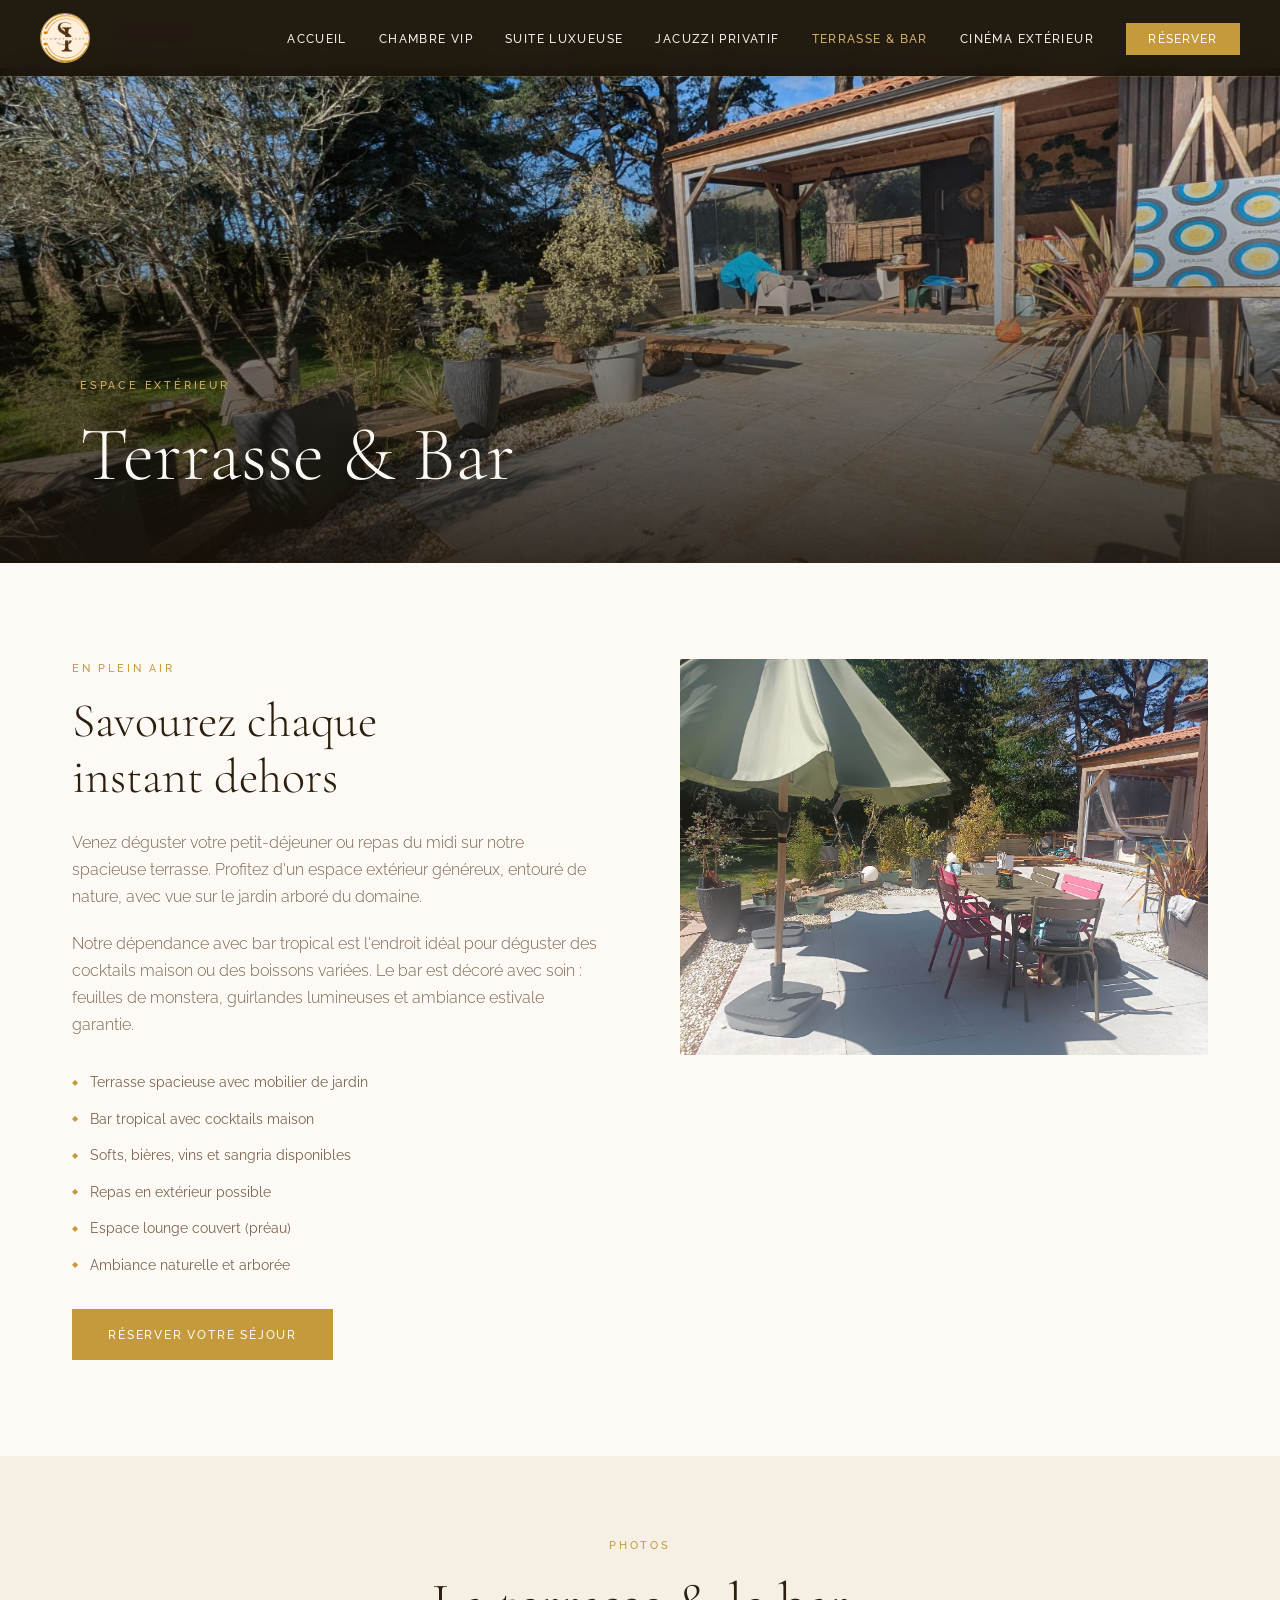
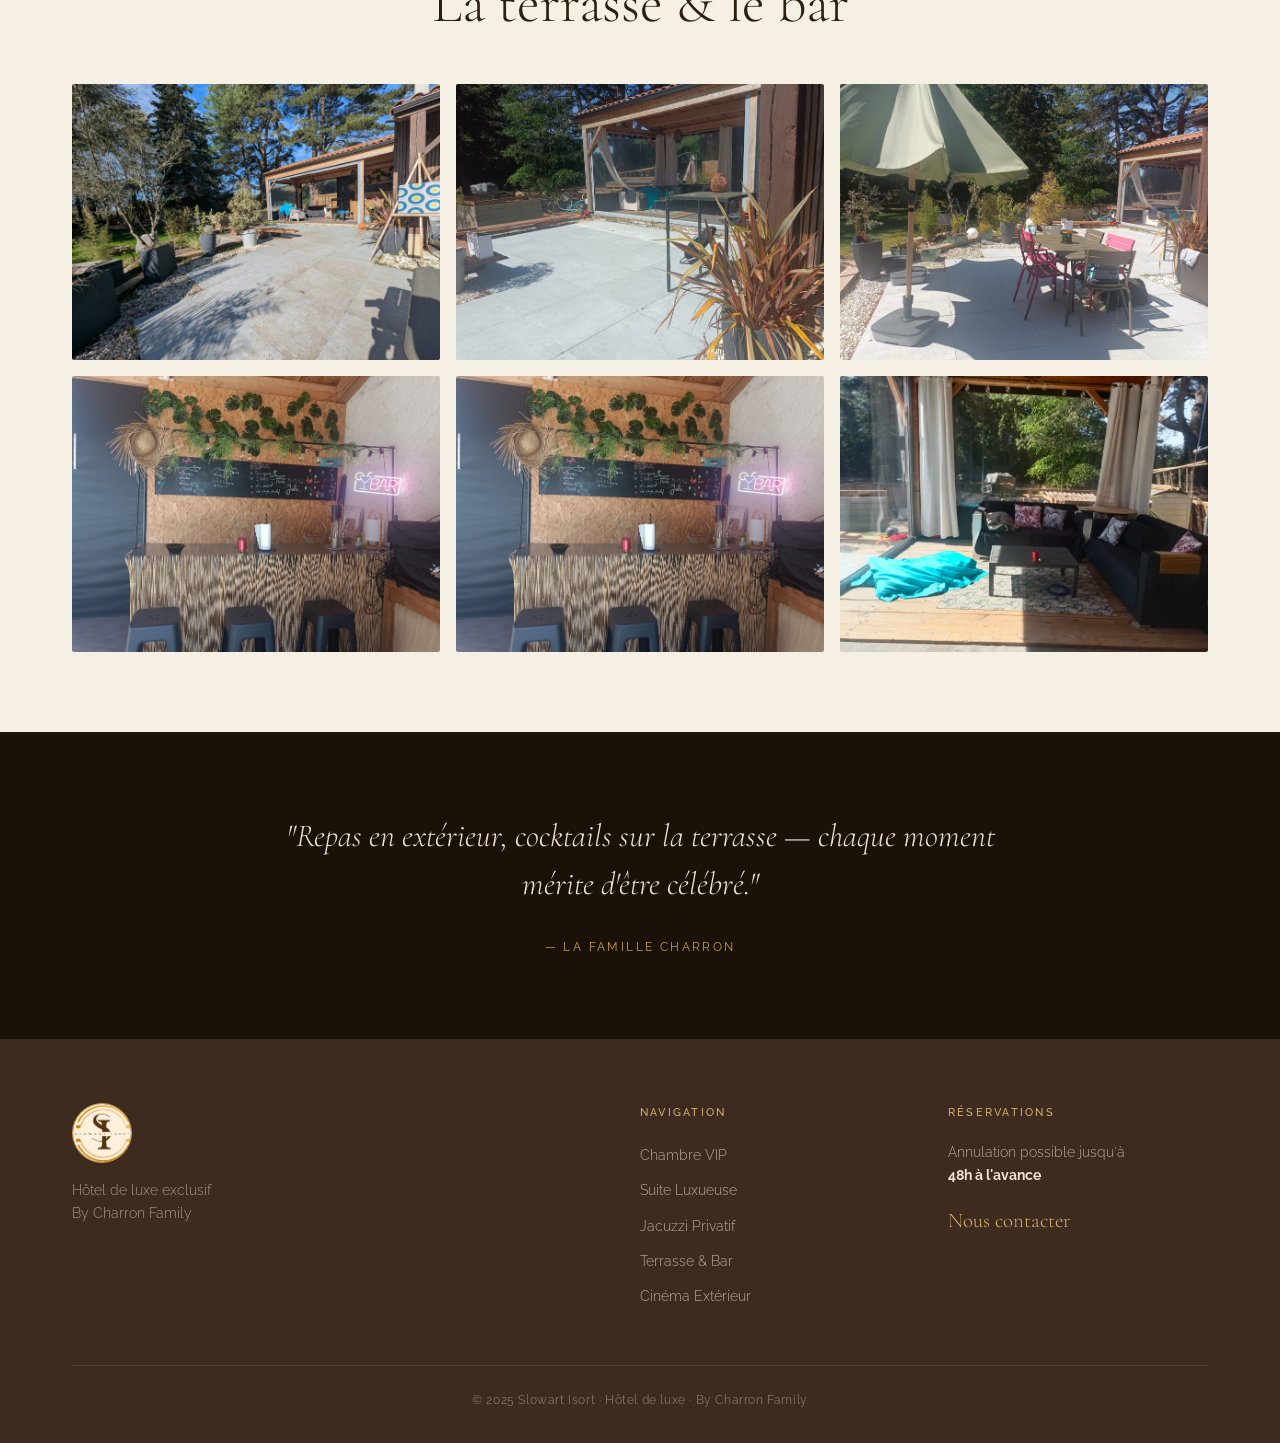
<file: terrasse-bar.html>
<!DOCTYPE html>
<html lang="fr">
<head>
  <meta charset="UTF-8">
  <meta name="viewport" content="width=device-width, initial-scale=1.0">
  <title>Terrasse & Bar — Slowart Isort</title>
  <link rel="stylesheet" href="css/main.css">
  <link rel="preconnect" href="https://fonts.googleapis.com">
  <link href="https://fonts.googleapis.com/css2?family=Cormorant+Garamond:ital,wght@0,300;0,400;0,600;1,300;1,400&family=Raleway:wght@200;300;400;500&display=swap" rel="stylesheet">
</head>
<body>

  <nav class="navbar scrolled" id="navbar">
    <div class="nav-logo">
      <img src="images/logo-resort2.jpg" alt="Slowart Isort Logo" class="logo-img">
    </div>
    <button class="nav-toggle" id="navToggle"><span></span><span></span><span></span></button>
    <ul class="nav-links" id="navLinks">
      <li><a href="index.html">Accueil</a></li>
      <li><a href="chambre-vip.html">Chambre VIP</a></li>
      <li><a href="suite-luxueuse.html">Suite Luxueuse</a></li>
      <li><a href="jacuzzi.html">Jacuzzi Privatif</a></li>
      <li><a href="terrasse-bar.html" class="active">Terrasse & Bar</a></li>
      <li><a href="cinema.html">Cinéma Extérieur</a></li>
      <li><a href="contact.html" class="nav-cta">Réserver</a></li>
    </ul>
  </nav>

  <div class="breadcrumb">
    <a href="index.html">Accueil</a><span>›</span> Terrasse & Bar
  </div>

  <section class="page-hero">
    <div class="page-hero-bg" style="background-image: url('images/terasse.jpg')"></div>
    <div class="page-hero-overlay"></div>
    <div class="page-hero-content">
      <span class="section-label">Espace extérieur</span>
      <h1>Terrasse & Bar</h1>
    </div>
  </section>

  <section class="page-content">
    <div class="container">
      <div class="page-grid">
        <div class="page-text">
          <span class="section-label">En plein air</span>
          <h2>Savourez chaque<br>instant dehors</h2>
          <p>Venez déguster votre petit-déjeuner ou repas du midi sur notre spacieuse terrasse. Profitez d'un espace extérieur généreux, entouré de nature, avec vue sur le jardin arboré du domaine.</p>
          <p>Notre dépendance avec bar tropical est l'endroit idéal pour déguster des cocktails maison ou des boissons variées. Le bar est décoré avec soin : feuilles de monstera, guirlandes lumineuses et ambiance estivale garantie.</p>
          <ul class="feature-list">
            <li>Terrasse spacieuse avec mobilier de jardin</li>
            <li>Bar tropical avec cocktails maison</li>
            <li>Softs, bières, vins et sangria disponibles</li>
            <li>Repas en extérieur possible</li>
            <li>Espace lounge couvert (préau)</li>
            <li>Ambiance naturelle et arborée</li>
          </ul>
          <a href="contact.html" class="btn btn-primary">Réserver votre séjour</a>
        </div>
        <div class="page-images">
          <img src="images/terasse3.jpg" alt="Terrasse" class="img-main">
        </div>
      </div>
    </div>
  </section>

  <!-- Gallery of terrace & bar photos -->
  <section class="gallery">
    <div class="container">
      <p class="section-label centered">Photos</p>
      <h2 class="centered">La terrasse & le bar</h2>
      <div class="gallery-grid">
        <div class="gallery-item"><img src="images/terasse.jpg" alt="Terrasse vue 1"></div>
        <div class="gallery-item"><img src="images/terasse2.jpg" alt="Terrasse vue 2"></div>
        <div class="gallery-item"><img src="images/terasse3.jpg" alt="Terrasse vue 3"></div>
        <div class="gallery-item"><img src="images/bar.jpg" alt="Bar tropical"></div>
        <div class="gallery-item"><img src="images/bar2.jpg" alt="Bar vue 2"></div>
        <div class="gallery-item"><img src="images/preau.jpg" alt="Préau lounge"></div>
      </div>
    </div>
  </section>

  <section class="quote-band">
    <div class="container">
      <blockquote>
        <em>"Repas en extérieur, cocktails sur la terrasse — chaque moment mérite d'être célébré."</em>
        <cite>— La Famille Charron</cite>
      </blockquote>
    </div>
  </section>

  <footer class="footer">
    <div class="container">
      <div class="footer-grid">
        <div class="footer-brand">
          <img src="images/logo-resort2.jpg" alt="Slowart Isort" class="footer-logo">
          <p>Hôtel de luxe exclusif<br>By Charron Family</p>
        </div>
        <div class="footer-links">
          <h4>Navigation</h4>
          <ul>
            <li><a href="chambre-vip.html">Chambre VIP</a></li>
            <li><a href="suite-luxueuse.html">Suite Luxueuse</a></li>
            <li><a href="jacuzzi.html">Jacuzzi Privatif</a></li>
            <li><a href="terrasse-bar.html">Terrasse & Bar</a></li>
            <li><a href="cinema.html">Cinéma Extérieur</a></li>
          </ul>
        </div>
        <div class="footer-contact">
          <h4>Réservations</h4>
          <p>Annulation possible jusqu'à<br><strong>48h à l'avance</strong></p>
          <a href="contact.html" class="footer-phone">Nous contacter</a>
        </div>
      </div>
      <div class="footer-bottom">
        <p>© 2025 Slowart Isort · Hôtel de luxe · By Charron Family</p>
      </div>
    </div>
  </footer>

  <script src="js/main.js"></script>
</body>
</html>
</file>
<file: css/main.css>
/* ─────────────────────────────────────────
   SLOWART ISORT — Hôtel de Luxe
   Design: Warm luxury · Organic · Editorial
───────────────────────────────────────── */

:root {
  --cream:    #F5EFE4;
  --parchment:#EDE3D0;
  --gold:     #C49A3C;
  --gold-light:#D4AF6B;
  --brown:    #3D2B1F;
  --brown-mid:#6B4C35;
  --dark:     #1A1208;
  --white:    #FDFAF5;
  --text:     #2C1F0F;
  --text-muted:#7A6450;

  --font-display: 'Cormorant Garamond', Georgia, serif;
  --font-body:    'Raleway', sans-serif;

  --transition: 0.4s cubic-bezier(0.25, 0.46, 0.45, 0.94);
  --radius: 2px;
}

*, *::before, *::after { box-sizing: border-box; margin: 0; padding: 0; }

html { scroll-behavior: smooth; }

body {
  font-family: var(--font-body);
  background: var(--cream);
  color: var(--text);
  font-size: 16px;
  line-height: 1.7;
  overflow-x: hidden;
}

img { display: block; max-width: 100%; height: auto; }
a { text-decoration: none; color: inherit; }
ul { list-style: none; }

.container {
  max-width: 1200px;
  margin: 0 auto;
  padding: 0 2rem;
}

/* ── BUTTONS ── */
.btn {
  display: inline-block;
  font-family: var(--font-body);
  font-size: 0.75rem;
  font-weight: 500;
  letter-spacing: 0.15em;
  text-transform: uppercase;
  padding: 0.9rem 2.2rem;
  border: 1px solid transparent;
  cursor: pointer;
  transition: var(--transition);
}

.btn-primary {
  background: var(--gold);
  color: var(--white);
  border-color: var(--gold);
}
.btn-primary:hover { background: var(--brown); border-color: var(--brown); }

.btn-ghost {
  background: transparent;
  color: var(--white);
  border-color: rgba(255,255,255,0.5);
}
.btn-ghost:hover { background: rgba(255,255,255,0.1); border-color: var(--white); }

.btn-outline {
  background: transparent;
  color: var(--brown);
  border-color: var(--brown);
}
.btn-outline:hover { background: var(--brown); color: var(--white); }

/* ── TYPOGRAPHY HELPERS ── */
.section-label {
  font-family: var(--font-body);
  font-size: 0.7rem;
  font-weight: 500;
  letter-spacing: 0.25em;
  text-transform: uppercase;
  color: var(--gold);
  display: block;
  margin-bottom: 1rem;
}
.centered { text-align: center; }

h1, h2, h3 {
  font-family: var(--font-display);
  font-weight: 300;
  line-height: 1.15;
}

h1 { font-size: clamp(3rem, 8vw, 7rem); }
h2 { font-size: clamp(2rem, 5vw, 3.5rem); margin-bottom: 1.5rem; }
h3 { font-size: clamp(1.4rem, 3vw, 2rem); margin-bottom: 0.75rem; }

/* ── NAVBAR ── */
.navbar {
  position: fixed;
  top: 0; left: 0; right: 0;
  z-index: 100;
  display: flex;
  align-items: center;
  justify-content: space-between;
  padding: 1.2rem 2.5rem;
  transition: background 0.4s ease, padding 0.4s ease, box-shadow 0.4s ease;
  background: linear-gradient(
    to bottom,
    rgba(26, 18, 8, 0.65) 0%,
    rgba(26, 18, 8, 0.25) 70%,
    rgba(26, 18, 8, 0) 100%
  );
}

.navbar.scrolled {
  background: rgba(26, 18, 8, 0.96);
  backdrop-filter: blur(10px);
  -webkit-backdrop-filter: blur(10px);
  padding: 0.8rem 2.5rem;
  box-shadow: 0 1px 0 rgba(196,154,60,0.2), 0 6px 20px rgba(0,0,0,0.15);
}

.nav-logo .logo-img {
  height: 50px;
  width: 50px;
  object-fit: cover;
  border-radius: 50%;
  border: 1px solid var(--gold);
}

.nav-links {
  display: flex;
  align-items: center;
  gap: 2rem;
}

.nav-links a {
  font-size: 0.72rem;
  font-weight: 500;
  letter-spacing: 0.12em;
  text-transform: uppercase;
  color: rgba(253,250,245,0.95);
  text-shadow: 0 1px 4px rgba(0,0,0,0.55);
  transition: color 0.3s, text-shadow 0.3s;
}
.nav-links a:hover,
.nav-links a.active { color: var(--gold-light); }

.navbar.scrolled .nav-links a {
  text-shadow: none;
}

.nav-links .nav-cta {
  background: var(--gold);
  color: var(--white);
  padding: 0.55rem 1.4rem;
  letter-spacing: 0.1em;
}
.nav-links .nav-cta:hover { background: var(--gold-light); color: var(--dark); }

.nav-toggle { display: none; }

/* ── HERO ── */
.hero {
  position: relative;
  height: 100vh;
  min-height: 600px;
  display: flex;
  align-items: center;
  justify-content: center;
  overflow: hidden;
}

.hero-bg {
  position: absolute;
  inset: 0;
  background-size: cover;
  background-position: center;
  transform: scale(1.05);
  animation: heroZoom 8s ease-out forwards;
}
@keyframes heroZoom {
  to { transform: scale(1); }
}

.hero-overlay {
  position: absolute;
  inset: 0;
  background: linear-gradient(
    160deg,
    rgba(26,18,8,0.65) 0%,
    rgba(61,43,31,0.45) 50%,
    rgba(26,18,8,0.7) 100%
  );
}

.hero-content {
  position: relative;
  text-align: center;
  color: var(--white);
  padding: 2rem;
  animation: fadeUp 1.2s ease both;
  animation-delay: 0.3s;
}

@keyframes fadeUp {
  from { opacity: 0; transform: translateY(30px); }
  to   { opacity: 1; transform: translateY(0); }
}

.hero-eyebrow {
  font-size: 0.72rem;
  letter-spacing: 0.3em;
  text-transform: uppercase;
  color: var(--gold-light);
  margin-bottom: 1.5rem;
  opacity: 0.9;
}

.hero-title {
  color: var(--white);
  margin-bottom: 1.5rem;
  text-shadow: 0 2px 40px rgba(0,0,0,0.3);
}
.hero-title em {
  font-style: italic;
  color: var(--gold-light);
}

.hero-subtitle {
  font-size: 0.85rem;
  letter-spacing: 0.15em;
  text-transform: uppercase;
  color: rgba(253,250,245,0.7);
  margin-bottom: 3rem;
}

.hero-actions {
  display: flex;
  gap: 1rem;
  justify-content: center;
  flex-wrap: wrap;
}

.hero-scroll {
  position: absolute;
  bottom: 2.5rem;
  left: 50%;
  transform: translateX(-50%);
  display: flex;
  flex-direction: column;
  align-items: center;
  gap: 0.75rem;
  color: rgba(253,250,245,0.5);
  font-size: 0.65rem;
  letter-spacing: 0.2em;
  text-transform: uppercase;
}
.scroll-line {
  width: 1px;
  height: 50px;
  background: linear-gradient(to bottom, rgba(253,250,245,0.5), transparent);
  animation: scrollPulse 2s ease-in-out infinite;
}
@keyframes scrollPulse {
  0%, 100% { transform: scaleY(1); opacity: 0.5; }
  50% { transform: scaleY(0.7); opacity: 1; }
}

/* ── INTRO ── */
.intro {
  padding: 7rem 0;
  background: var(--white);
}

.intro-grid {
  display: grid;
  grid-template-columns: 1fr 1fr;
  gap: 5rem;
  align-items: center;
}

.intro-text p {
  color: var(--text-muted);
  margin-bottom: 1.2rem;
  font-weight: 300;
}
.intro-text .btn { margin-top: 1rem; }

.intro-image {
  position: relative;
}
.intro-image img {
  width: 100%;
  aspect-ratio: 4/5;
  object-fit: cover;
  border-radius: var(--radius);
}
.intro-badge {
  position: absolute;
  bottom: -1.5rem;
  left: -1.5rem;
  background: var(--brown);
  color: var(--white);
  padding: 1.2rem 1.8rem;
  text-align: center;
}
.intro-badge span {
  display: block;
  font-size: 0.65rem;
  letter-spacing: 0.2em;
  text-transform: uppercase;
  color: var(--gold-light);
  margin-bottom: 0.3rem;
}
.intro-badge strong {
  font-family: var(--font-display);
  font-size: 1.1rem;
  font-weight: 400;
}

/* ── SERVICES ── */
.services {
  padding: 7rem 0;
  background: var(--cream);
}
.services h2 { margin-bottom: 3.5rem; }

.services-grid {
  display: grid;
  grid-template-columns: repeat(3, 1fr);
  gap: 1.5rem;
}

.service-card {
  display: block;
  background: var(--white);
  overflow: hidden;
  transition: var(--transition);
  border-radius: var(--radius);
}
.service-card:hover { transform: translateY(-6px); box-shadow: 0 20px 50px rgba(61,43,31,0.12); }

.card-image {
  overflow: hidden;
  aspect-ratio: 4/3;
}
.card-image img {
  width: 100%;
  height: 100%;
  object-fit: cover;
  transition: transform 0.6s ease;
}
.service-card:hover .card-image img { transform: scale(1.05); }

.card-body {
  padding: 1.5rem;
}
.card-tag {
  font-size: 0.65rem;
  letter-spacing: 0.2em;
  text-transform: uppercase;
  color: var(--gold);
  display: block;
  margin-bottom: 0.5rem;
}
.card-body h3 { font-size: 1.4rem; }
.card-body p {
  font-size: 0.85rem;
  color: var(--text-muted);
  font-weight: 300;
  margin-bottom: 1rem;
}
.card-arrow {
  font-size: 1.2rem;
  color: var(--gold);
  display: inline-block;
  transition: transform 0.3s;
}
.service-card:hover .card-arrow { transform: translateX(5px); }

/* CTA card */
.service-card--cta {
  background: var(--brown);
  display: flex;
  align-items: center;
  justify-content: center;
}
.card-cta-inner {
  text-align: center;
  padding: 2rem;
  color: var(--white);
}
.card-cta-inner .section-label { color: var(--gold-light); }
.card-cta-inner h3 {
  color: var(--white);
  font-size: 1.6rem;
  margin-bottom: 0.5rem;
}
.card-cta-inner strong {
  display: block;
  font-family: var(--font-display);
  font-size: 1.5rem;
  font-weight: 300;
  color: var(--gold-light);
  margin-bottom: 1.5rem;
}
.service-card--cta:hover { transform: none; }

/* ── QUOTE BAND ── */
.quote-band {
  background: var(--dark);
  padding: 5rem 0;
  text-align: center;
}
.quote-band blockquote {
  max-width: 750px;
  margin: 0 auto;
}
.quote-band em {
  font-family: var(--font-display);
  font-style: italic;
  font-size: clamp(1.3rem, 3vw, 2rem);
  font-weight: 300;
  color: var(--parchment);
  display: block;
  margin-bottom: 1.5rem;
  line-height: 1.5;
}
.quote-band cite {
  font-size: 0.75rem;
  letter-spacing: 0.2em;
  text-transform: uppercase;
  color: var(--gold);
  font-style: normal;
}

/* ── FOOTER ── */
.footer {
  background: var(--brown);
  color: var(--parchment);
  padding: 4rem 0 2rem;
}
.footer-grid {
  display: grid;
  grid-template-columns: 2fr 1fr 1fr;
  gap: 3rem;
  margin-bottom: 3rem;
}
.footer-logo {
  height: 60px;
  width: 60px;
  object-fit: cover;
  border-radius: 50%;
  border: 1px solid var(--gold);
  margin-bottom: 1rem;
}
.footer-brand p { font-size: 0.85rem; color: rgba(237,227,208,0.6); font-weight: 300; }

.footer h4 {
  font-family: var(--font-body);
  font-size: 0.7rem;
  font-weight: 500;
  letter-spacing: 0.2em;
  text-transform: uppercase;
  color: var(--gold-light);
  margin-bottom: 1.2rem;
}
.footer-links li { margin-bottom: 0.5rem; }
.footer-links a { font-size: 0.85rem; color: rgba(237,227,208,0.7); transition: color 0.3s; font-weight: 300; }
.footer-links a:hover { color: var(--gold-light); }

.footer-contact p { font-size: 0.85rem; color: rgba(237,227,208,0.7); font-weight: 300; margin-bottom: 1rem; }
.footer-contact strong { color: var(--parchment); }
.footer-phone {
  display: inline-block;
  font-family: var(--font-display);
  font-size: 1.3rem;
  font-weight: 300;
  color: var(--gold-light);
  transition: color 0.3s;
}
.footer-phone:hover { color: var(--white); }

.footer-bottom {
  border-top: 1px solid rgba(237,227,208,0.1);
  padding-top: 1.5rem;
  text-align: center;
  font-size: 0.75rem;
  color: rgba(237,227,208,0.4);
  letter-spacing: 0.05em;
}

/* ────────────────────────────
   PAGE INTÉRIEURE — Layout commun
──────────────────────────── */
.page-hero {
  position: relative;
  height: 55vh;
  min-height: 400px;
  display: flex;
  align-items: flex-end;
  padding-bottom: 4rem;
  overflow: hidden;
}
.page-hero-bg {
  position: absolute;
  inset: 0;
  background-size: cover;
  background-position: center;
}
.page-hero-overlay {
  position: absolute;
  inset: 0;
  background: linear-gradient(to top, rgba(26,18,8,0.85) 0%, rgba(26,18,8,0.3) 60%, transparent 100%);
}
.page-hero-content {
  position: relative;
  color: var(--white);
  padding: 0 2.5rem;
  max-width: 1200px;
  margin: 0 auto;
  width: 100%;
}
.page-hero-content .section-label { color: var(--gold-light); }
.page-hero-content h1 { color: var(--white); font-size: clamp(2.5rem, 6vw, 5rem); }

.page-content {
  padding: 6rem 0;
  background: var(--white);
}

.page-grid {
  display: grid;
  grid-template-columns: 1fr 1fr;
  gap: 5rem;
  align-items: start;
}

.page-text h2 { font-size: clamp(1.8rem, 4vw, 3rem); }
.page-text p { color: var(--text-muted); font-weight: 300; margin-bottom: 1.2rem; }

.feature-list {
  margin: 2rem 0;
  display: flex;
  flex-direction: column;
  gap: 0.75rem;
}
.feature-list li {
  display: flex;
  align-items: center;
  gap: 0.75rem;
  font-size: 0.9rem;
  color: var(--text-muted);
}
.feature-list li::before {
  content: '◆';
  color: var(--gold);
  font-size: 0.5rem;
  flex-shrink: 0;
}

.page-images {
  display: grid;
  gap: 1rem;
}
.page-images img {
  width: 100%;
  object-fit: cover;
  border-radius: var(--radius);
}
.page-images .img-main { aspect-ratio: 4/3; }
.page-images .img-sub { aspect-ratio: 16/9; }

/* ── GALLERY ── */
.gallery {
  padding: 5rem 0;
  background: var(--cream);
}
.gallery-grid {
  display: grid;
  grid-template-columns: repeat(3, 1fr);
  gap: 1rem;
  margin-top: 3rem;
}
.gallery-item {
  overflow: hidden;
  aspect-ratio: 4/3;
  border-radius: var(--radius);
}
.gallery-item img {
  width: 100%;
  height: 100%;
  object-fit: cover;
  transition: transform 0.6s ease;
}
.gallery-item:hover img { transform: scale(1.05); }

/* ── CONTACT PAGE ── */
.contact-section {
  padding: 6rem 0;
  background: var(--white);
}
.contact-grid {
  display: grid;
  grid-template-columns: 1fr 1fr;
  gap: 5rem;
  align-items: start;
}
.contact-info h2 { margin-bottom: 1.5rem; }
.contact-info p { color: var(--text-muted); font-weight: 300; margin-bottom: 2rem; }
.contact-detail {
  display: flex;
  align-items: flex-start;
  gap: 1rem;
  margin-bottom: 1.5rem;
}
.contact-detail-icon {
  width: 40px;
  height: 40px;
  background: var(--parchment);
  border-radius: 50%;
  display: flex;
  align-items: center;
  justify-content: center;
  color: var(--gold);
  font-size: 1rem;
  flex-shrink: 0;
}
.contact-detail-text strong {
  display: block;
  font-size: 0.7rem;
  letter-spacing: 0.15em;
  text-transform: uppercase;
  color: var(--gold);
  margin-bottom: 0.2rem;
}
.contact-detail-text a {
  font-family: var(--font-display);
  font-size: 1.4rem;
  font-weight: 300;
  color: var(--brown);
}

.contact-form-wrapper {
  background: var(--parchment);
  padding: 2.5rem;
}
.contact-form-wrapper h3 { margin-bottom: 1.5rem; }
.form-group {
  margin-bottom: 1.2rem;
}
.form-group label {
  display: block;
  font-size: 0.7rem;
  letter-spacing: 0.15em;
  text-transform: uppercase;
  color: var(--text-muted);
  margin-bottom: 0.5rem;
}
.form-group input,
.form-group textarea,
.form-group select {
  width: 100%;
  padding: 0.8rem 1rem;
  background: var(--white);
  border: 1px solid rgba(61,43,31,0.15);
  font-family: var(--font-body);
  font-size: 0.9rem;
  color: var(--text);
  outline: none;
  transition: border-color 0.3s;
  border-radius: var(--radius);
}
.form-group input:focus,
.form-group textarea:focus,
.form-group select:focus {
  border-color: var(--gold);
}
.form-group textarea { height: 120px; resize: vertical; }

/* ── BREADCRUMB ── */
.breadcrumb {
  padding: 1.5rem 2.5rem;
  background: var(--cream);
  font-size: 0.75rem;
  color: var(--text-muted);
  letter-spacing: 0.05em;
}
.breadcrumb a { color: var(--gold); }
.breadcrumb span { margin: 0 0.5rem; }

/* ── RESPONSIVE ── */
@media (max-width: 1024px) {
  .services-grid { grid-template-columns: repeat(2, 1fr); }
  .intro-grid, .page-grid, .contact-grid { gap: 3rem; }
}

@media (max-width: 768px) {
  .nav-links {
    display: none;
    position: fixed;
    inset: 0;
    background: var(--dark);
    flex-direction: column;
    align-items: center;
    justify-content: center;
    gap: 2rem;
    z-index: 99;
  }
  .nav-links.open { display: flex; }
  .nav-links a { font-size: 0.9rem; }
  .nav-toggle {
    display: flex;
    flex-direction: column;
    gap: 5px;
    background: none;
    border: none;
    cursor: pointer;
    z-index: 101;
    padding: 5px;
  }
  .nav-toggle span {
    width: 26px;
    height: 1.5px;
    background: var(--white);
    transition: var(--transition);
    display: block;
  }
  .nav-toggle.open span:nth-child(1) { transform: rotate(45deg) translate(4.5px, 4.5px); }
  .nav-toggle.open span:nth-child(2) { opacity: 0; }
  .nav-toggle.open span:nth-child(3) { transform: rotate(-45deg) translate(4.5px, -4.5px); }

  .intro-grid, .page-grid, .contact-grid, .footer-grid { grid-template-columns: 1fr; }
  .services-grid { grid-template-columns: 1fr; }
  .gallery-grid { grid-template-columns: repeat(2, 1fr); }
  .intro-badge { position: static; margin-top: 1rem; display: inline-block; }
  .footer-grid { gap: 2rem; }
}

@media (max-width: 480px) {
  .gallery-grid { grid-template-columns: 1fr; }
  .hero-actions { flex-direction: column; align-items: center; }
}
</file>
